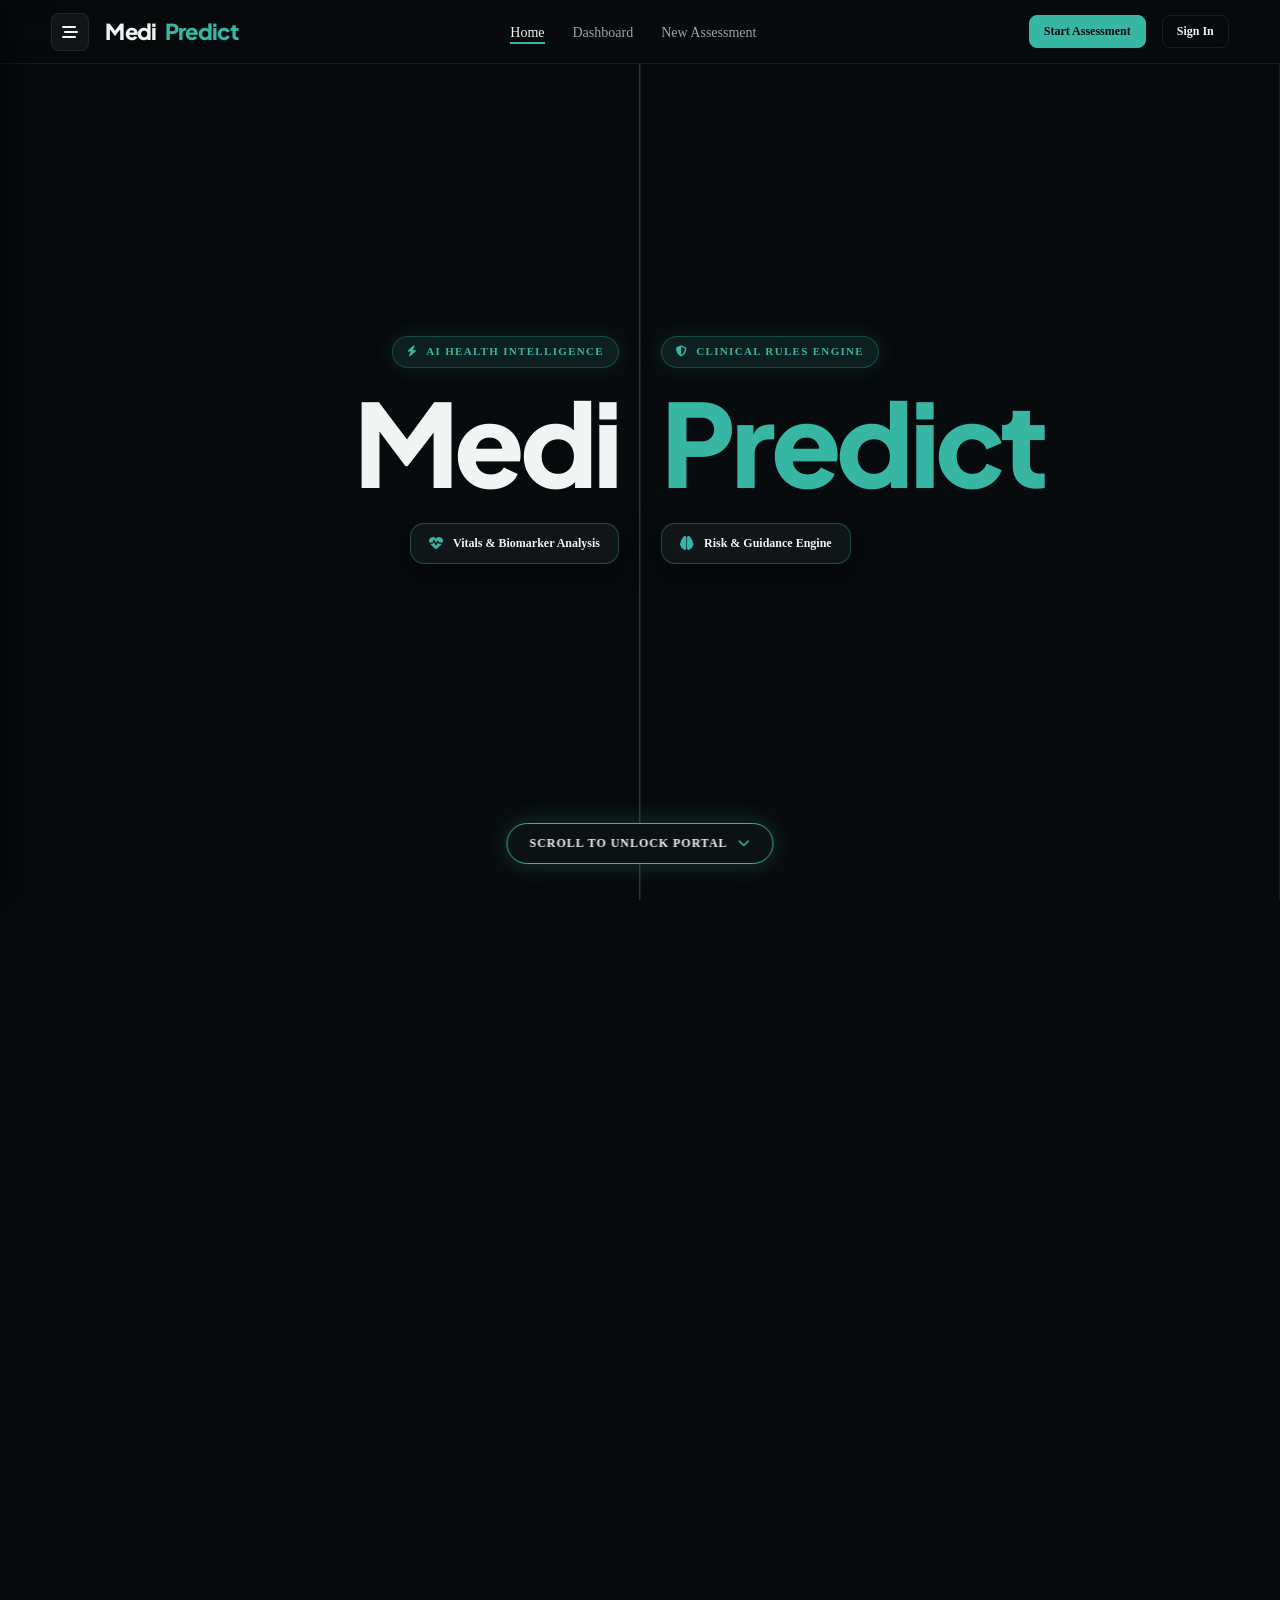
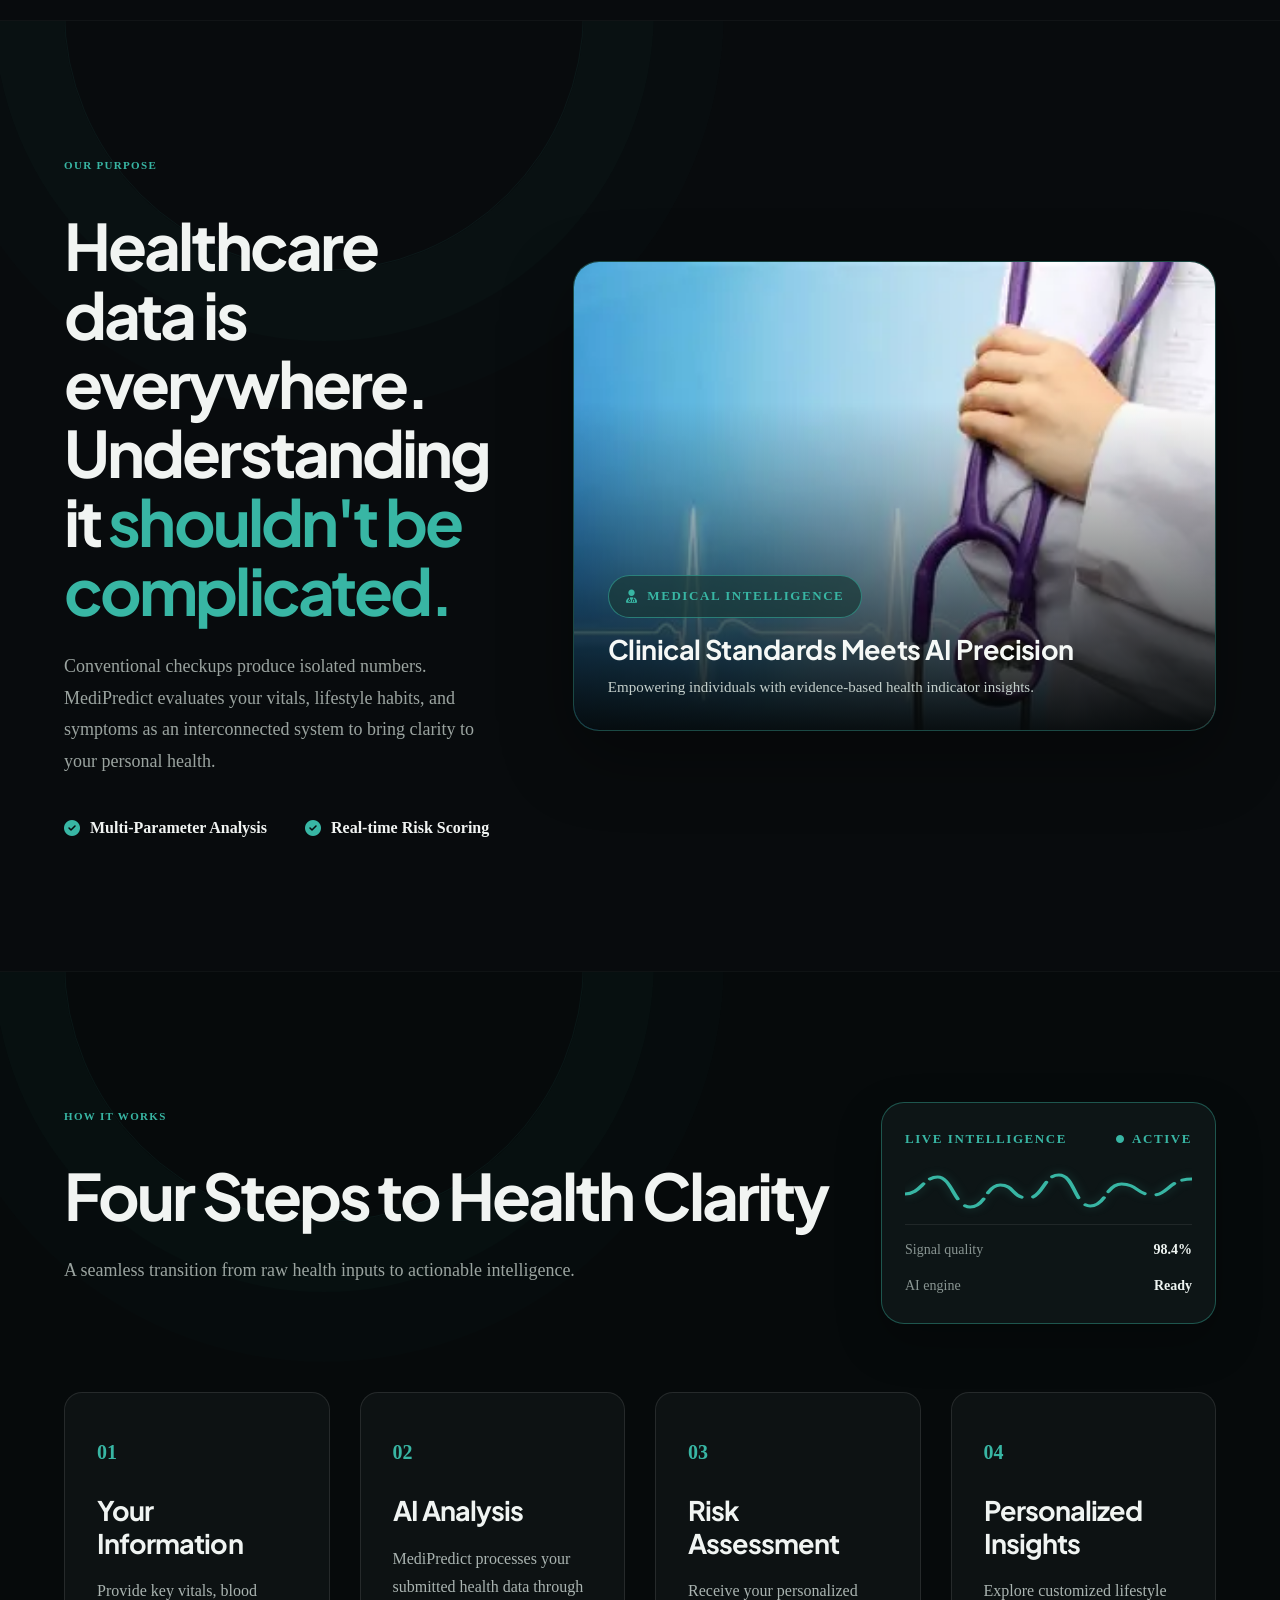
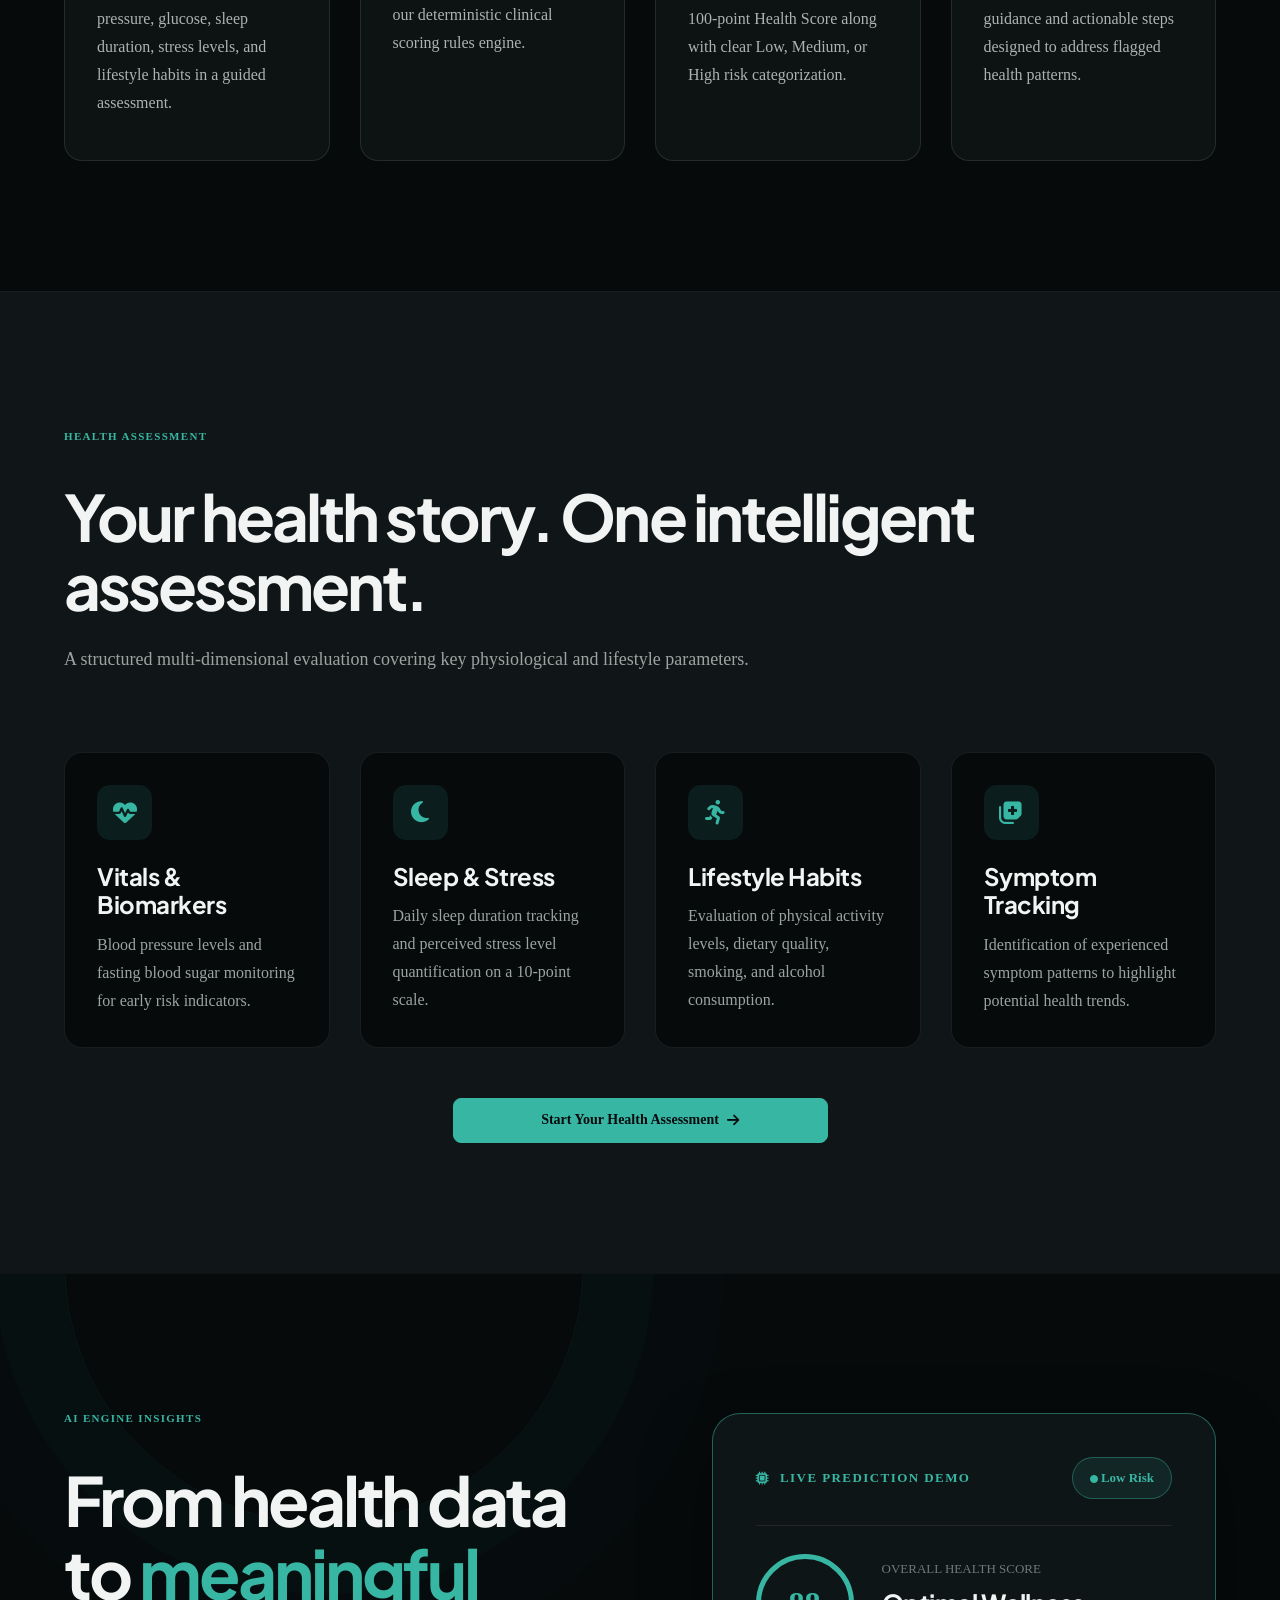
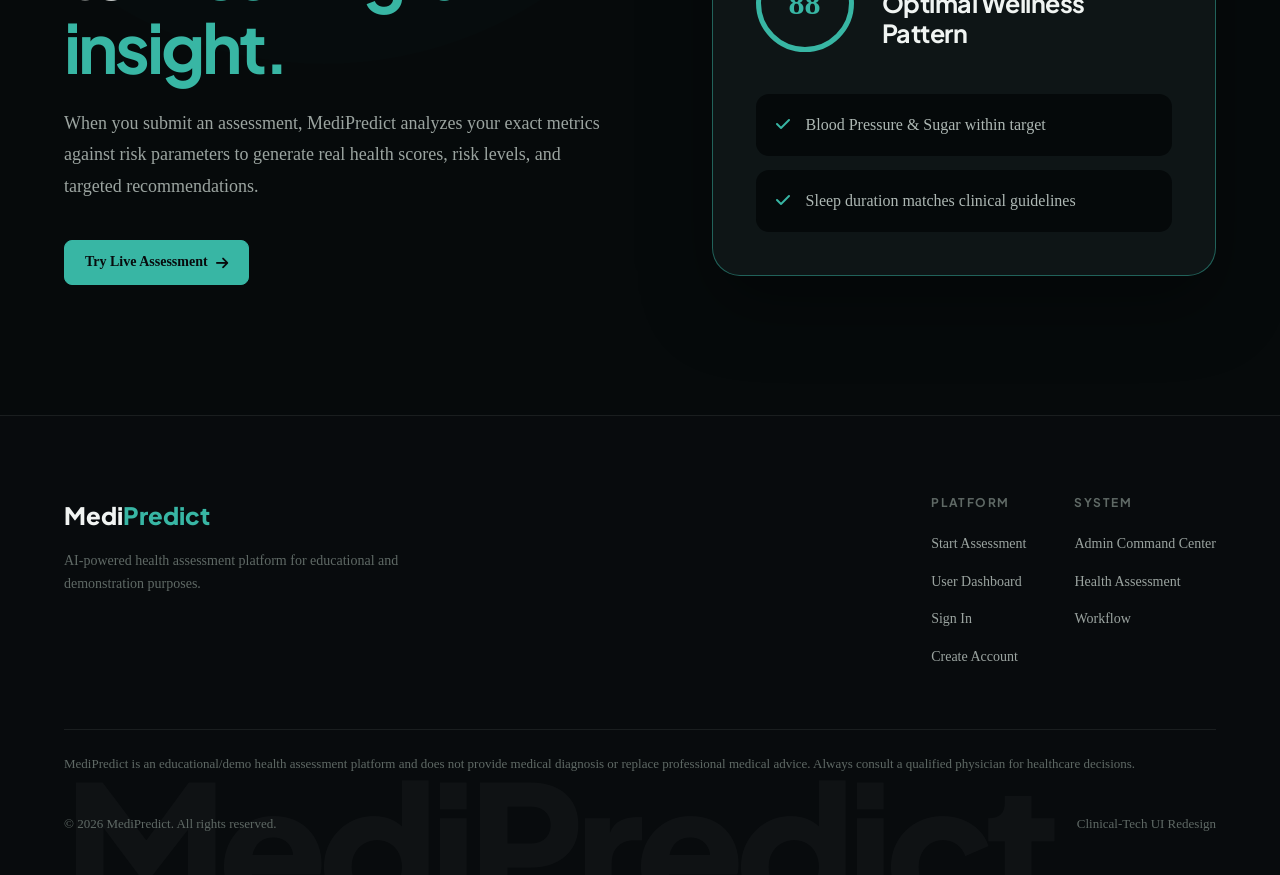
<file: frontend/index.html>
<!DOCTYPE html>
<html lang="en">
<head>
    <meta charset="UTF-8">
    <meta name="viewport" content="width=device-width, initial-scale=1.0">
    <title>MediPredict — AI Health Intelligence Platform</title>
    <meta name="description" content="Understand your health. See the patterns. Make better decisions with MediPredict AI health assessment platform.">
    
    <!-- Google Fonts & Font Awesome -->
    <link rel="preconnect" href="https://fonts.googleapis.com">
    <link rel="preconnect" href="https://fonts.gstatic.com" crossorigin>
    <link href="https://fonts.googleapis.com/css2?family=Inter:wght@300;400;500;600;700&family=Plus+Jakarta+Sans:wght@500;600;700;800&display=swap" rel="stylesheet">
    <link rel="stylesheet" href="https://cdnjs.cloudflare.com/ajax/libs/font-awesome/6.7.2/css/all.min.css">
    
    <!-- Design System Styles -->
    <link rel="stylesheet" href="style.css">
    <link rel="stylesheet" href="app.css">
</head>
<body>

    <!-- ==================== HYBRID TOP BAR ==================== -->
    <nav class="navbar" id="mainNavbar">
        <div class="nav-left-group">
            <button class="sidebar-toggle-btn" id="sidebarToggle" title="Toggle Full Feature Sidebar">
                <i class="fa-solid fa-bars-staggered"></i>
            </button>
            <a href="index.html" class="logo">
                Medi<span class="text-teal">Predict</span>
            </a>
        </div>

        <!-- Essential Top Nav Links Only -->
        <ul class="nav-links-essential">
            <li><a href="index.html" class="active">Home</a></li>
            <li><a href="dashboard.html">Dashboard</a></li>
            <li><a href="health-form.html">New Assessment</a></li>
        </ul>

        <div class="nav-actions">
            <a href="health-form.html" class="btn btn-primary btn-sm">Start Assessment</a>
            <a href="login.html" class="btn btn-outline btn-sm" id="navSignInLink">Sign In</a>
        </div>
    </nav>

    <!-- ==================== CLOSABLE SIDEBAR DRAWER (ALL FEATURES) ==================== -->
    <aside class="sidebar-drawer" id="sidebarDrawer">
        <div>
            <div class="sidebar-drawer-header">
                <a href="index.html" class="logo" style="font-size: 20px;">
                    Medi<span class="text-teal">Predict</span>
                </a>
                <button class="sidebar-close-btn" id="sidebarCloseBtn" title="Close Sidebar">
                    <i class="fa-solid fa-xmark"></i>
                </button>
            </div>

            <div class="sidebar-section-label">NAVIGATION</div>
            <ul class="sidebar-feature-list">
                <li class="sidebar-feature-item">
                    <a href="index.html" class="active">
                        <i class="fa-solid fa-house"></i>
                        <span>Home Page</span>
                    </a>
                </li>
                <li class="sidebar-feature-item">
                    <a href="dashboard.html">
                        <i class="fa-solid fa-gauge-high"></i>
                        <span>User Dashboard</span>
                    </a>
                </li>
                <li class="sidebar-feature-item">
                    <a href="health-form.html">
                        <i class="fa-solid fa-notes-medical"></i>
                        <span>New Health Assessment</span>
                    </a>
                </li>
            </ul>

            <div class="sidebar-section-label">INTELLIGENCE PLATFORM</div>
            <ul class="sidebar-feature-list">
                <li class="sidebar-feature-item">
                    <a href="#assessment">
                        <i class="fa-solid fa-list-check"></i>
                        <span>Health Categories</span>
                    </a>
                </li>
                <li class="sidebar-feature-item">
                    <a href="#workflow">
                        <i class="fa-solid fa-diagram-project"></i>
                        <span>Platform Workflow</span>
                    </a>
                </li>
            </ul>

            <div class="sidebar-section-label">ADMINISTRATION</div>
            <ul class="sidebar-feature-list">
                <li class="sidebar-feature-item">
                    <a href="admin.html">
                        <i class="fa-solid fa-shield-halved"></i>
                        <span>Admin Command Center</span>
                    </a>
                </li>
            </ul>
        </div>

        <div class="sidebar-drawer-footer">
            <a href="health-form.html" class="btn btn-primary btn-sm" style="width: 100%;">
                <i class="fa-solid fa-plus"></i> Start Assessment
            </a>

            <div class="sidebar-user-info" id="sidebarUserInfo" style="display: none; align-items: center; gap: 12px; padding: 10px; background: var(--surface); border-radius: var(--radius-sm); border: 1px solid var(--border-subtle);">
                <div class="sidebar-user-avatar" id="sidebarUserAvatar" style="width: 32px; height: 32px; border-radius: 50%; background: rgba(56, 182, 164, 0.15); color: var(--accent-teal); display: flex; align-items: center; justify-content: center; font-weight: 700;">U</div>
                <div style="flex: 1; overflow: hidden;">
                    <div style="font-size: 13px; font-weight: 600; text-overflow: ellipsis; overflow: hidden;" id="sidebarUserName">User</div>
                    <a href="#" id="sidebarLogoutBtn" style="font-size: 11px; color: var(--accent-teal);">Logout</a>
                </div>
            </div>

            <a href="login.html" class="btn btn-outline btn-sm" id="sidebarAuthLink" style="width: 100%;">
                <i class="fa-solid fa-right-to-bracket"></i> Sign In
            </a>
        </div>
    </aside>

    <!-- Sidebar Backdrop Overlay -->
    <div class="sidebar-overlay" id="sidebarOverlay"></div>

    <!-- ==================== HERO — HEALTH INTELLIGENCE PORTAL ==================== -->
    <section class="hero-portal-container" id="heroPortalContainer">
        <div class="hero-sticky-stage">
            
            <!-- Opaque Sliding Left Panel -->
            <div class="portal-panel portal-panel-left" id="portalLeft">
                <div class="hero-panel-content-left">
                    <span class="hero-portal-tag"><i class="fa-solid fa-bolt"></i> AI HEALTH INTELLIGENCE</span>
                    <div class="wordmark-large">
                        <span id="wordmarkMedi" class="wordmark-medi">Medi</span>
                    </div>
                    <div class="hero-panel-chip">
                        <i class="fa-solid fa-heart-pulse"></i> <span>Vitals & Biomarker Analysis</span>
                    </div>
                </div>
            </div>

            <!-- Opaque Sliding Right Panel -->
            <div class="portal-panel portal-panel-right" id="portalRight">
                <div class="hero-panel-content-right">
                    <span class="hero-portal-tag"><i class="fa-solid fa-shield-halved"></i> CLINICAL RULES ENGINE</span>
                    <div class="wordmark-large">
                        <span id="wordmarkPredict" class="wordmark-predict">Predict</span>
                    </div>
                    <div class="hero-panel-chip">
                        <i class="fa-solid fa-brain"></i> <span>Risk & Guidance Engine</span>
                    </div>
                </div>
            </div>

            <!-- Scroll Hint Pill floating at bottom of Hero Cover -->
            <div class="hero-scroll-pill" id="heroScrollPill">
                <span>SCROLL TO UNLOCK PORTAL</span>
                <i class="fa-solid fa-chevron-down"></i>
            </div>

            <!-- Central AI Health Intelligence Visualization Revealed on Scroll -->
            <div class="hero-viz-backdrop" id="heroVizBackdrop" style="opacity: 0; pointer-events: none;">
                <!-- Abstract AI Graphics Ring -->
                <div class="hero-viz-graphics">
                    <div class="pulse-node" style="top: 20%; left: 30%;"></div>
                    <div class="pulse-node" style="bottom: 25%; right: 35%;"></div>
                    <div class="pulse-node" style="top: 60%; left: 75%;"></div>
                </div>

                <div class="hero-content-wrap">
                    <span class="label-caps">AI HEALTH INTELLIGENCE PLATFORM</span>
                    <h1>Understand Your <span class="text-teal">Health.</span><br>Before It Becomes a Problem.</h1>
                    <p>
                        MediPredict transforms simple health and lifestyle information into an understandable assessment, risk level, health score, and personalized recommendations.
                    </p>
                    <div class="hero-cta-group">
                        <a href="health-form.html" class="btn btn-primary">
                            Start Assessment <i class="fa-solid fa-arrow-right"></i>
                        </a>
                        <a href="#statement" class="btn btn-secondary">
                            Explore Platform <i class="fa-solid fa-chevron-down"></i>
                        </a>
                    </div>
                </div>
            </div>

        </div>
    </section>

    <!-- ==================== PURPOSE SECTION ==================== -->
    <section class="design-section purpose-section" id="purpose">
        <div class="design-section-inner purpose-grid">
            <div class="purpose-copy reveal-up">
                <span class="label-caps">OUR PURPOSE</span>
                <h2>Healthcare data is everywhere.<br>Understanding it <span class="text-teal">shouldn't be complicated.</span></h2>
                <p>Conventional checkups produce isolated numbers. MediPredict evaluates your vitals, lifestyle habits, and symptoms as an interconnected system to bring clarity to your personal health.</p>
                <div class="purpose-points">
                    <span><i class="fa-solid fa-circle-check"></i> Multi-Parameter Analysis</span>
                    <span><i class="fa-solid fa-circle-check"></i> Real-time Risk Scoring</span>
                </div>
            </div>
            <div class="purpose-visual reveal-up">
                <article class="purpose-image-card">
                    <img src="assets/images/stethoscope-report.png" alt="Clinical report and stethoscope" loading="lazy">
                    <div class="image-card-gradient"></div>
                    <div class="image-card-content">
                        <span class="image-badge"><i class="fa-solid fa-user-doctor"></i> MEDICAL INTELLIGENCE</span>
                        <h3>Clinical Standards Meets AI Precision</h3>
                        <p>Empowering individuals with evidence-based health indicator insights.</p>
                    </div>
                </article>
            </div>
        </div>
    </section>

    <!-- ==================== HOW IT WORKS ==================== -->
    <section class="design-section workflow-design-section" id="workflow">
        <div class="design-section-inner">
            <div class="workflow-heading reveal-up">
                <div>
                    <span class="label-caps">HOW IT WORKS</span>
                    <h2>Four Steps to Health Clarity</h2>
                    <p>A seamless transition from raw health inputs to actionable intelligence.</p>
                </div>
                <div class="live-intelligence-card">
                    <div class="live-card-head"><span>LIVE INTELLIGENCE</span><span class="live-status"><i class="fa-solid fa-circle"></i> ACTIVE</span></div>
                    <div class="live-wave"><svg viewBox="0 0 220 48" preserveAspectRatio="none"><path d="M0 27 C12 27 14 10 25 10 S38 40 50 40 62 18 73 18 82 31 94 31 106 8 118 8 130 39 142 39 154 17 166 17 178 28 190 28 202 12 220 12"/></svg></div>
                    <div class="live-row"><span>Signal quality</span><strong>98.4%</strong></div><div class="live-row"><span>AI engine</span><strong>Ready</strong></div>
                </div>
            </div>
            <div class="steps-grid">
                <article class="step-card reveal-up"><span class="step-number">01</span><h3>Your Information</h3><p>Provide key vitals, blood pressure, glucose, sleep duration, stress levels, and lifestyle habits in a guided assessment.</p></article>
                <article class="step-card featured reveal-up"><span class="step-number">02</span><h3>AI Analysis</h3><p>MediPredict processes your submitted health data through our deterministic clinical scoring rules engine.</p></article>
                <article class="step-card reveal-up"><span class="step-number">03</span><h3>Risk Assessment</h3><p>Receive your personalized 100-point Health Score along with clear Low, Medium, or High risk categorization.</p></article>
                <article class="step-card reveal-up"><span class="step-number">04</span><h3>Personalized Insights</h3><p>Explore customized lifestyle guidance and actionable steps designed to address flagged health patterns.</p></article>
            </div>
        </div>
    </section>

    <!-- ==================== HEALTH ASSESSMENT ==================== -->
    <section class="design-section assessment-design-section" id="assessment">
        <div class="design-section-inner">
            <div class="assessment-heading reveal-up"><span class="label-caps">HEALTH ASSESSMENT</span><h2>Your health story. One intelligent assessment.</h2><p>A structured multi-dimensional evaluation covering key physiological and lifestyle parameters.</p></div>
            <div class="assessment-grid">
                <article class="assessment-card reveal-up"><div class="assessment-icon"><i class="fa-solid fa-heart-pulse"></i></div><h3>Vitals &amp; Biomarkers</h3><p>Blood pressure levels and fasting blood sugar monitoring for early risk indicators.</p></article>
                <article class="assessment-card reveal-up"><div class="assessment-icon"><i class="fa-solid fa-moon"></i></div><h3>Sleep &amp; Stress</h3><p>Daily sleep duration tracking and perceived stress level quantification on a 10-point scale.</p></article>
                <article class="assessment-card reveal-up"><div class="assessment-icon"><i class="fa-solid fa-person-running"></i></div><h3>Lifestyle Habits</h3><p>Evaluation of physical activity levels, dietary quality, smoking, and alcohol consumption.</p></article>
                <article class="assessment-card reveal-up"><div class="assessment-icon"><i class="fa-solid fa-notes-medical"></i></div><h3>Symptom Tracking</h3><p>Identification of experienced symptom patterns to highlight potential health trends.</p></article>
            </div>
            <div class="assessment-cta reveal-up"><a href="health-form.html" class="btn btn-primary">Start Your Health Assessment <i class="fa-solid fa-arrow-right"></i></a></div>
        </div>
    </section>

    <!-- ==================== AI ENGINE INSIGHTS ==================== -->
    <section class="design-section insights-design-section" id="insights">
        <div class="design-section-inner insights-grid">
            <div class="insights-copy reveal-up"><span class="label-caps">AI ENGINE INSIGHTS</span><h2>From health data<br>to <span class="text-teal">meaningful insight.</span></h2><p>When you submit an assessment, MediPredict analyzes your exact metrics against risk parameters to generate real health scores, risk levels, and targeted recommendations.</p><a href="health-form.html" class="btn btn-primary">Try Live Assessment <i class="fa-solid fa-arrow-right"></i></a></div>
            <div class="prediction-demo reveal-up">
                <div class="prediction-head"><span><i class="fa-solid fa-microchip"></i> LIVE PREDICTION DEMO</span><span class="risk-pill"><i class="fa-solid fa-circle"></i> Low Risk</span></div>
                <div class="prediction-main"><div class="score-ring"><span>88</span></div><div><span class="muted-label">OVERALL HEALTH SCORE</span><h3>Optimal Wellness Pattern</h3></div></div>
                <div class="prediction-check"><i class="fa-solid fa-check"></i> Blood Pressure &amp; Sugar within target</div><div class="prediction-check"><i class="fa-solid fa-check"></i> Sleep duration matches clinical guidelines</div>
            </div>
        </div>
    </section>

    <!-- ==================== FOOTER ==================== -->
    <footer class="footer">
        <div class="footer-top">
            <div class="footer-brand">
                <div class="logo">
                    Medi<span class="text-teal">Predict</span>
                </div>
                <p>AI-powered health assessment platform for educational and demonstration purposes.</p>
            </div>

            <div class="footer-links">
                <div class="footer-col">
                    <h5>Platform</h5>
                    <ul>
                        <li><a href="health-form.html">Start Assessment</a></li>
                        <li><a href="dashboard.html">User Dashboard</a></li>
                        <li><a href="login.html">Sign In</a></li>
                        <li><a href="register.html">Create Account</a></li>
                    </ul>
                </div>
                <div class="footer-col">
                    <h5>System</h5>
                    <ul>
                        <li><a href="admin.html">Admin Command Center</a></li>
                        <li><a href="#assessment">Health Assessment</a></li>
                        <li><a href="#workflow">Workflow</a></li>
                    </ul>
                </div>
            </div>
        </div>

        <div class="footer-disclaimer">
            MediPredict is an educational/demo health assessment platform and does not provide medical diagnosis or replace professional medical advice. Always consult a qualified physician for healthcare decisions.
        </div>

        <div class="footer-bottom">
            <span>© 2026 MediPredict. All rights reserved.</span>
            <span>Clinical-Tech UI Redesign</span>
        </div>

        <!-- Cropped Oversized Wordmark Below Viewport -->
        <div class="footer-oversized-wordmark">
            MediPredict
        </div>
    </footer>

    <!-- Scripts -->
    <script src="js/api-config.js"></script>
    <script src="js/config.js"></script>
    <script src="js/auth.js"></script>
    <script src="script.js"></script>
</body>
</html>
</file>
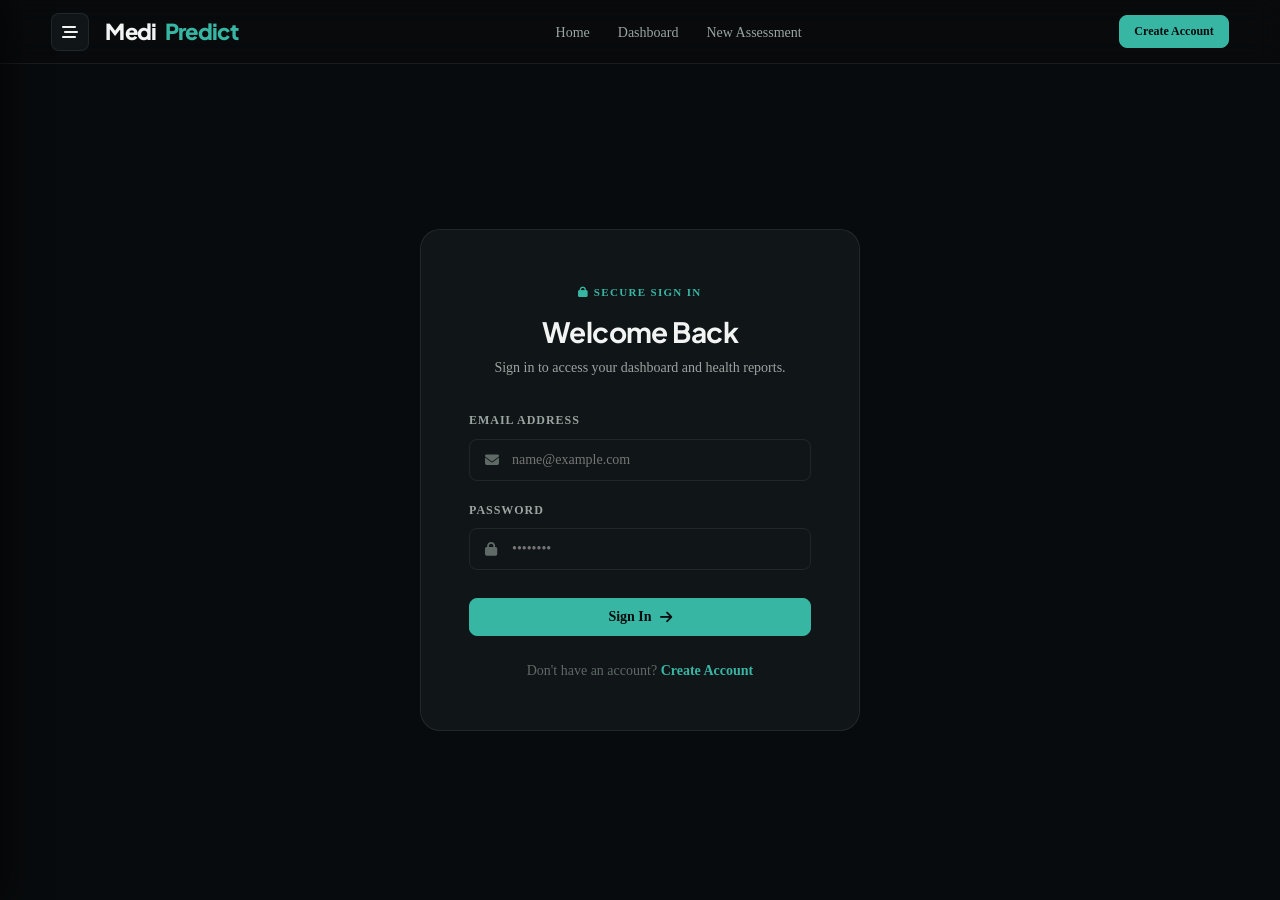
<file: frontend/admin.html>
<!DOCTYPE html>
<html lang="en">
<head>
    <meta charset="UTF-8">
    <meta name="viewport" content="width=device-width, initial-scale=1.0">
    <title>Admin Command Center | MediPredict</title>
    <meta name="description" content="MediPredict system administration dashboard for user management and platform monitoring.">
    
    <!-- Google Fonts & Font Awesome -->
    <link rel="preconnect" href="https://fonts.googleapis.com">
    <link rel="preconnect" href="https://fonts.gstatic.com" crossorigin>
    <link href="https://fonts.googleapis.com/css2?family=Inter:wght@300;400;500;600;700&family=Plus+Jakarta+Sans:wght@500;600;700;800&display=swap" rel="stylesheet">
    <link rel="stylesheet" href="https://cdnjs.cloudflare.com/ajax/libs/font-awesome/6.7.2/css/all.min.css">
    
    <!-- Styles -->
    <link rel="stylesheet" href="style.css">
    <link rel="stylesheet" href="app.css">
    <style>
        .admin-table {
            width: 100%;
            border-collapse: collapse;
            font-size: 14px;
        }
        .admin-table th, .admin-table td {
            padding: 14px 16px;
            text-align: left;
            border-bottom: 1px solid var(--border-subtle);
        }
        .admin-table th {
            background-color: var(--surface-elevated);
            color: var(--text-muted);
            font-size: 11px;
            text-transform: uppercase;
            letter-spacing: 0.1em;
        }
    </style>
</head>
<body>

    <!-- ==================== HYBRID TOP BAR ==================== -->
    <nav class="navbar" id="mainNavbar">
        <div class="nav-left-group">
            <button class="sidebar-toggle-btn" id="sidebarToggle" title="Toggle Full Feature Sidebar">
                <i class="fa-solid fa-bars-staggered"></i>
            </button>
            <a href="index.html" class="logo">
                Medi<span class="text-teal">Predict</span>
            </a>
        </div>

        <!-- Essential Top Nav Links Only -->
        <ul class="nav-links-essential">
            <li><a href="index.html">Home</a></li>
            <li><a href="dashboard.html">Dashboard</a></li>
            <li><a href="admin.html" class="active">Admin</a></li>
        </ul>

        <div class="nav-actions">
            <button class="btn btn-outline btn-sm" id="logoutBtn">Logout</button>
        </div>
    </nav>

    <!-- ==================== CLOSABLE SIDEBAR DRAWER (ALL FEATURES) ==================== -->
    <aside class="sidebar-drawer" id="sidebarDrawer">
        <div>
            <div class="sidebar-drawer-header">
                <a href="index.html" class="logo" style="font-size: 20px;">
                    Medi<span class="text-teal">Predict</span>
                </a>
                <button class="sidebar-close-btn" id="sidebarCloseBtn" title="Close Sidebar">
                    <i class="fa-solid fa-xmark"></i>
                </button>
            </div>

            <div class="sidebar-section-label">NAVIGATION</div>
            <ul class="sidebar-feature-list">
                <li class="sidebar-feature-item">
                    <a href="index.html">
                        <i class="fa-solid fa-house"></i>
                        <span>Home Page</span>
                    </a>
                </li>
                <li class="sidebar-feature-item">
                    <a href="dashboard.html">
                        <i class="fa-solid fa-gauge-high"></i>
                        <span>User Dashboard</span>
                    </a>
                </li>
                <li class="sidebar-feature-item">
                    <a href="health-form.html">
                        <i class="fa-solid fa-notes-medical"></i>
                        <span>New Health Assessment</span>
                    </a>
                </li>
            </ul>

            <div class="sidebar-section-label">INTELLIGENCE PLATFORM</div>
            <ul class="sidebar-feature-list">
                <li class="sidebar-feature-item">
                    <a href="index.html#categories">
                        <i class="fa-solid fa-list-check"></i>
                        <span>Health Categories</span>
                    </a>
                </li>
                <li class="sidebar-feature-item">
                    <a href="index.html#workflow">
                        <i class="fa-solid fa-diagram-project"></i>
                        <span>Platform Workflow</span>
                    </a>
                </li>
            </ul>

            <div class="sidebar-section-label">ADMINISTRATION</div>
            <ul class="sidebar-feature-list">
                <li class="sidebar-feature-item">
                    <a href="admin.html" class="active">
                        <i class="fa-solid fa-shield-halved"></i>
                        <span>Admin Command Center</span>
                    </a>
                </li>
            </ul>
        </div>

        <div class="sidebar-drawer-footer">
            <a href="health-form.html" class="btn btn-primary btn-sm" style="width: 100%;">
                <i class="fa-solid fa-plus"></i> New Assessment
            </a>
        </div>
    </aside>

    <!-- Sidebar Backdrop Overlay -->
    <div class="sidebar-overlay" id="sidebarOverlay"></div>

    <!-- App Container -->
    <div class="app-container">
        
        <div style="margin-bottom: 36px;">
            <span class="label-caps"><i class="fa-solid fa-lock"></i> SYSTEM MANAGEMENT</span>
            <h1 style="font-size: 32px; margin-top: 8px;">Admin Command Center</h1>
            <p>Monitor platform statistics, registered accounts, and generated assessment reports.</p>
        </div>

        <!-- Admin Stats Bar -->
        <div class="metrics-grid" style="grid-template-columns: repeat(2, 1fr); margin-bottom: 40px;">
            <div class="metric-card">
                <div class="metric-label">REGISTERED USERS</div>
                <div class="metric-value text-teal" id="adminStatUsers">0</div>
            </div>

            <div class="metric-card">
                <div class="metric-label">TOTAL GENERATED REPORTS</div>
                <div class="metric-value" id="adminStatReports">0</div>
            </div>
        </div>

        <!-- Users Table -->
        <div class="assessment-stage-card" style="margin-bottom: 40px;">
            <span class="stage-badge">USER DATABASE</span>
            <h3 class="stage-title">Registered Account Profiles</h3>
            
            <div style="overflow-x: auto;">
                <table class="admin-table">
                    <thead>
                        <tr>
                            <th>User ID</th>
                            <th>Name</th>
                            <th>Email Address</th>
                            <th>Registration Date</th>
                        </tr>
                    </thead>
                    <tbody id="adminUsersTbody">
                        <!-- Rendered by admin.js -->
                    </tbody>
                </table>
            </div>
        </div>

        <!-- Reports History Table -->
        <div class="assessment-stage-card">
            <span class="stage-badge">SYSTEM REPORTS</span>
            <h3 class="stage-title">System Health Reports Log</h3>
            
            <div style="overflow-x: auto;">
                <table class="admin-table">
                    <thead>
                        <tr>
                            <th>Report ID</th>
                            <th>User</th>
                            <th>Top Flagged Condition</th>
                            <th>Risk Level</th>
                            <th>Health Score</th>
                        </tr>
                    </thead>
                    <tbody id="adminReportsTbody">
                        <!-- Rendered by admin.js -->
                    </tbody>
                </table>
            </div>
        </div>

    </div>

    <!-- Scripts -->
    <script src="js/api-config.js"></script>
    <script src="js/config.js"></script>
    <script src="js/auth.js"></script>
    <script src="script.js"></script>
    <script src="js/admin.js"></script>
</body>
</html>
</file>
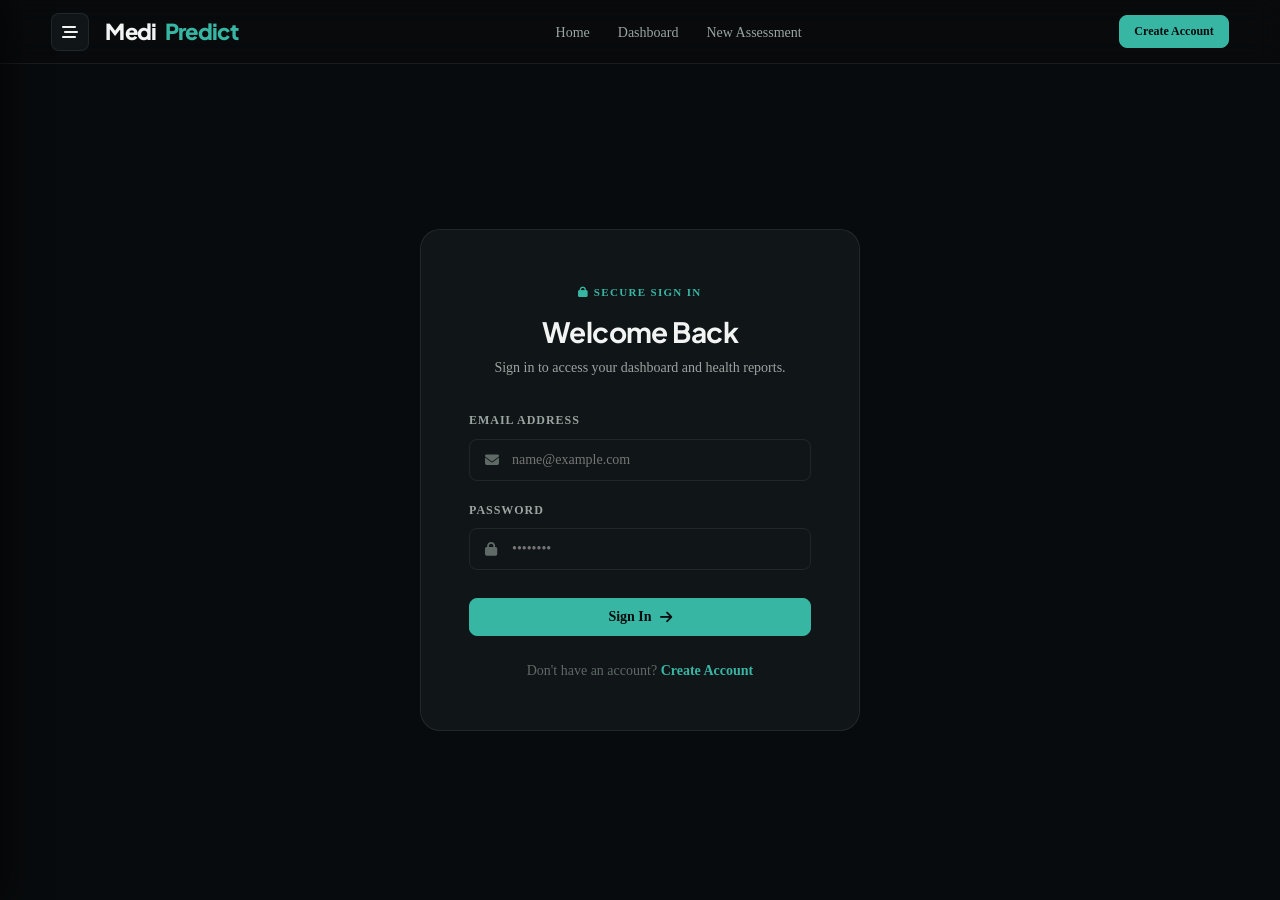
<file: frontend/dashboard.html>
<!DOCTYPE html>
<html lang="en">
<head>
    <meta charset="UTF-8">
    <meta name="viewport" content="width=device-width, initial-scale=1.0">
    <title>Health Command Center | MediPredict</title>
    <meta name="description" content="MediPredict user dashboard displaying overall health score, latest risk level, and assessment history.">
    
    <!-- Google Fonts & Font Awesome -->
    <link rel="preconnect" href="https://fonts.googleapis.com">
    <link rel="preconnect" href="https://fonts.gstatic.com" crossorigin>
    <link href="https://fonts.googleapis.com/css2?family=Inter:wght@300;400;500;600;700&family=Plus+Jakarta+Sans:wght@500;600;700;800&display=swap" rel="stylesheet">
    <link rel="stylesheet" href="https://cdnjs.cloudflare.com/ajax/libs/font-awesome/6.7.2/css/all.min.css">
    
    <!-- Styles -->
    <link rel="stylesheet" href="style.css">
    <link rel="stylesheet" href="app.css">
</head>
<body>

    <!-- ==================== HYBRID TOP BAR ==================== -->
    <nav class="navbar" id="mainNavbar">
        <div class="nav-left-group">
            <button class="sidebar-toggle-btn" id="sidebarToggle" title="Toggle Full Feature Sidebar">
                <i class="fa-solid fa-bars-staggered"></i>
            </button>
            <a href="index.html" class="logo">
                Medi<span class="text-teal">Predict</span>
            </a>
        </div>

        <!-- Essential Top Nav Links Only -->
        <ul class="nav-links-essential">
            <li><a href="index.html">Home</a></li>
            <li><a href="dashboard.html" class="active">Dashboard</a></li>
            <li><a href="health-form.html">New Assessment</a></li>
        </ul>

        <div class="nav-actions">
            <a href="health-form.html" class="btn btn-primary btn-sm">New Assessment</a>
            <button class="btn btn-outline btn-sm" id="logoutBtn">Logout</button>
        </div>
    </nav>

    <!-- ==================== CLOSABLE SIDEBAR DRAWER (ALL FEATURES) ==================== -->
    <aside class="sidebar-drawer" id="sidebarDrawer">
        <div>
            <div class="sidebar-drawer-header">
                <a href="index.html" class="logo" style="font-size: 20px;">
                    Medi<span class="text-teal">Predict</span>
                </a>
                <button class="sidebar-close-btn" id="sidebarCloseBtn" title="Close Sidebar">
                    <i class="fa-solid fa-xmark"></i>
                </button>
            </div>

            <div class="sidebar-section-label">NAVIGATION</div>
            <ul class="sidebar-feature-list">
                <li class="sidebar-feature-item">
                    <a href="index.html">
                        <i class="fa-solid fa-house"></i>
                        <span>Home Page</span>
                    </a>
                </li>
                <li class="sidebar-feature-item">
                    <a href="dashboard.html" class="active">
                        <i class="fa-solid fa-gauge-high"></i>
                        <span>User Dashboard</span>
                    </a>
                </li>
                <li class="sidebar-feature-item">
                    <a href="health-form.html">
                        <i class="fa-solid fa-notes-medical"></i>
                        <span>New Health Assessment</span>
                    </a>
                </li>
            </ul>

            <div class="sidebar-section-label">INTELLIGENCE PLATFORM</div>
            <ul class="sidebar-feature-list">
                <li class="sidebar-feature-item">
                    <a href="index.html#categories">
                        <i class="fa-solid fa-list-check"></i>
                        <span>Health Categories</span>
                    </a>
                </li>
                <li class="sidebar-feature-item">
                    <a href="index.html#workflow">
                        <i class="fa-solid fa-diagram-project"></i>
                        <span>Platform Workflow</span>
                    </a>
                </li>
            </ul>

            <div class="sidebar-section-label">ADMINISTRATION</div>
            <ul class="sidebar-feature-list">
                <li class="sidebar-feature-item">
                    <a href="admin.html">
                        <i class="fa-solid fa-shield-halved"></i>
                        <span>Admin Command Center</span>
                    </a>
                </li>
            </ul>
        </div>

        <div class="sidebar-drawer-footer">
            <a href="health-form.html" class="btn btn-primary btn-sm" style="width: 100%;">
                <i class="fa-solid fa-plus"></i> New Assessment
            </a>

            <div class="sidebar-user-info" id="sidebarUserInfo" style="display: none; align-items: center; gap: 12px; padding: 10px; background: var(--surface); border-radius: var(--radius-sm); border: 1px solid var(--border-subtle);">
                <div class="sidebar-user-avatar" id="sidebarUserAvatar" style="width: 32px; height: 32px; border-radius: 50%; background: rgba(56, 182, 164, 0.15); color: var(--accent-teal); display: flex; align-items: center; justify-content: center; font-weight: 700;">U</div>
                <div style="flex: 1; overflow: hidden;">
                    <div style="font-size: 13px; font-weight: 600; text-overflow: ellipsis; overflow: hidden;" id="sidebarUserName">User</div>
                    <a href="#" id="sidebarLogoutBtn" style="font-size: 11px; color: var(--accent-teal);">Logout</a>
                </div>
            </div>

            <a href="login.html" class="btn btn-outline btn-sm" id="sidebarAuthLink" style="width: 100%;">
                <i class="fa-solid fa-right-to-bracket"></i> Sign In
            </a>
        </div>
    </aside>

    <!-- Sidebar Backdrop Overlay -->
    <div class="sidebar-overlay" id="sidebarOverlay"></div>

    <!-- Dashboard Main Wrap -->
    <div class="app-container">
        
        <!-- Header Banner with Photo Showcase -->
        <div style="display: grid; grid-template-columns: 1.3fr 0.7fr; gap: 24px; align-items: center; margin-bottom: 32px;">
            <div>
                <span class="label-caps">HEALTH COMMAND CENTER</span>
                <h1 style="font-size: 32px; margin-top: 8px;">WELCOME BACK, <span id="userName" class="text-teal">USER</span></h1>
                <p>Your latest health assessments, risk history, and personal insights.</p>
                <div style="margin-top: 16px;">
                    <a href="health-form.html" class="btn btn-primary">
                        <i class="fa-solid fa-plus"></i> New Assessment
                    </a>
                </div>
            </div>
            <div class="clinical-photo-frame" style="height: 170px;">
                <img src="assets/images/medical-flatlay.png" alt="Multi-Dimensional Clinical Workspace" loading="lazy">
                <div class="clinical-photo-overlay" style="padding: 14px;">
                    <span class="clinical-photo-badge" style="font-size: 10px;"><i class="fa-solid fa-gauge-high"></i> ACTIVE INTELLIGENCE</span>
                </div>
            </div>
        </div>

        <!-- 4 Real Metric Cards -->
        <div class="metrics-grid">
            <div class="metric-card">
                <div class="metric-label">01 — TOTAL REPORTS</div>
                <div class="metric-value" id="statTotal">0</div>
            </div>

            <div class="metric-card">
                <div class="metric-label">02 — LAST ASSESSMENT</div>
                <div class="metric-value" id="statLast" style="font-size: 22px; font-weight: 700;">—</div>
            </div>

            <div class="metric-card">
                <div class="metric-label">03 — LATEST RISK</div>
                <div class="metric-value" id="statRisk">—</div>
            </div>

            <div class="metric-card">
                <div class="metric-label">04 — HEALTH SCORE</div>
                <div class="metric-value text-teal" id="statScore">—</div>
            </div>
        </div>

        <!-- Health Score Centerpiece Ring Card -->
        <div class="score-centerpiece-card">
            <div class="score-ring-wrap">
                <svg>
                    <circle class="score-ring-circle-bg" cx="90" cy="90" r="70"></circle>
                    <circle class="score-ring-circle-val" id="scoreCircleVal" cx="90" cy="90" r="70"></circle>
                </svg>
                <div class="score-number-inside">
                    <div class="num" id="centerScoreNum">--</div>
                    <div class="lbl" id="centerScoreLbl">GOOD</div>
                </div>
            </div>

            <div style="max-width: 500px;">
                <span class="label-caps">LIFESTYLE INTELLIGENCE SCORE</span>
                <h2 style="font-size: 28px; margin: 8px 0 12px;">Overall Health Status Indicator</h2>
                <p style="font-size: 14px; color: var(--text-secondary); line-height: 1.6;">
                    Calculated from your submitted blood pressure, blood sugar, sleep duration, stress levels, lifestyle habits, and reported symptoms.
                </p>
            </div>
        </div>

        <!-- Throwable Report Deck & Timeline -->
        <div style="margin-top: 50px;">
            <div style="display: flex; justify-content: space-between; align-items: center; margin-bottom: 16px;">
                <div>
                    <span class="label-caps">ASSESSMENT HISTORY</span>
                    <h3 style="font-size: 22px;">Recent Reports Deck</h3>
                </div>
                <span style="font-size: 12px; color: var(--text-muted);">Swipe deck cards or use Left/Right arrow keys</span>
            </div>

            <!-- Throwable Deck Container -->
            <div class="report-deck-wrapper">
                <div class="deck-cards-container" id="deckCardsContainer">
                    <!-- Loaded dynamically by dashboard.js -->
                </div>
            </div>

            <!-- Full Timeline List -->
            <div style="margin-top: 60px;">
                <h3 style="font-size: 20px; margin-bottom: 20px; border-bottom: 1px solid var(--border-subtle); padding-bottom: 12px;">
                    Full Report Timeline
                </h3>
                <div class="timeline-list" id="timelineListWrap">
                    <!-- Loaded dynamically -->
                </div>
            </div>
        </div>

    </div>

    <!-- Scripts -->
    <script src="js/api-config.js"></script>
    <script src="js/config.js"></script>
    <script src="js/auth.js"></script>
    <script src="script.js"></script>
    <script src="js/dashboard.js"></script>
</body>
</html>
</file>
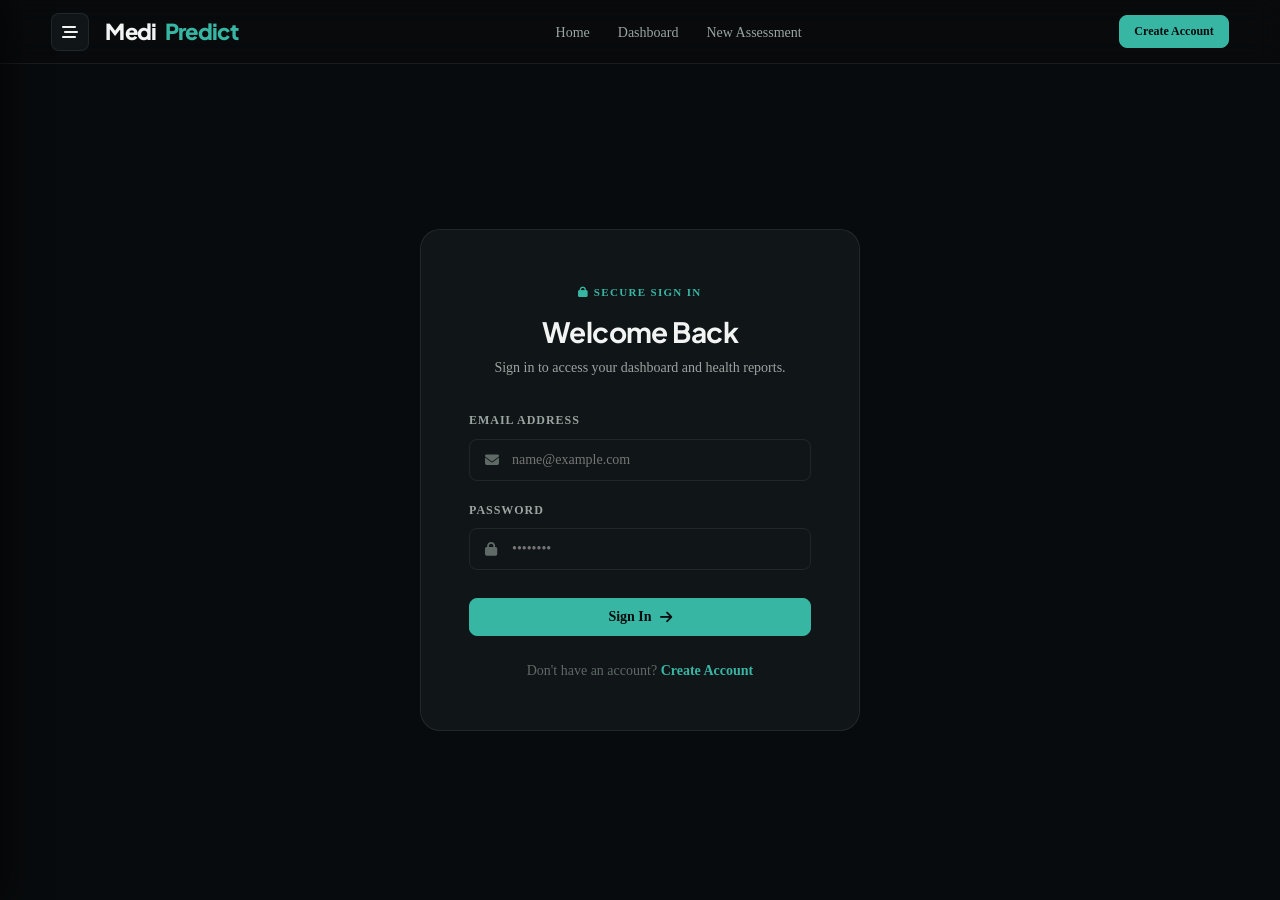
<file: frontend/health-form.html>
<!DOCTYPE html>
<html lang="en">
<head>
    <meta charset="UTF-8">
    <meta name="viewport" content="width=device-width, initial-scale=1.0">
    <title>Health Assessment | MediPredict</title>
    <meta name="description" content="Complete MediPredict guided clinical health assessment questionnaire.">
    
    <!-- Google Fonts & Font Awesome -->
    <link rel="preconnect" href="https://fonts.googleapis.com">
    <link rel="preconnect" href="https://fonts.gstatic.com" crossorigin>
    <link href="https://fonts.googleapis.com/css2?family=Inter:wght@300;400;500;600;700&family=Plus+Jakarta+Sans:wght@500;600;700;800&display=swap" rel="stylesheet">
    <link rel="stylesheet" href="https://cdnjs.cloudflare.com/ajax/libs/font-awesome/6.7.2/css/all.min.css">
    
    <!-- Styles -->
    <link rel="stylesheet" href="style.css">
    <link rel="stylesheet" href="app.css">
    <link rel="stylesheet" href="assessment-redesign.css">
</head>
<body>

    <!-- ==================== HYBRID TOP BAR ==================== -->
    <nav class="navbar" id="mainNavbar">
        <div class="nav-left-group">
            <button class="sidebar-toggle-btn" id="sidebarToggle" title="Toggle Full Feature Sidebar">
                <i class="fa-solid fa-bars-staggered"></i>
            </button>
            <a href="index.html" class="logo">
                Medi<span class="text-teal">Predict</span>
            </a>
        </div>

        <!-- Essential Top Nav Links Only -->
        <ul class="nav-links-essential">
            <li><a href="index.html">Home</a></li>
            <li><a href="dashboard.html">Dashboard</a></li>
            <li><a href="health-form.html" class="active">New Assessment</a></li>
        </ul>

        <div class="nav-actions">
            <button class="btn btn-outline btn-sm" id="logoutBtn">Logout</button>
        </div>
    </nav>

    <!-- ==================== CLOSABLE SIDEBAR DRAWER (ALL FEATURES) ==================== -->
    <aside class="sidebar-drawer" id="sidebarDrawer">
        <div>
            <div class="sidebar-drawer-header">
                <a href="index.html" class="logo" style="font-size: 20px;">
                    Medi<span class="text-teal">Predict</span>
                </a>
                <button class="sidebar-close-btn" id="sidebarCloseBtn" title="Close Sidebar">
                    <i class="fa-solid fa-xmark"></i>
                </button>
            </div>

            <div class="sidebar-section-label">NAVIGATION</div>
            <ul class="sidebar-feature-list">
                <li class="sidebar-feature-item">
                    <a href="index.html">
                        <i class="fa-solid fa-house"></i>
                        <span>Home Page</span>
                    </a>
                </li>
                <li class="sidebar-feature-item">
                    <a href="dashboard.html">
                        <i class="fa-solid fa-gauge-high"></i>
                        <span>User Dashboard</span>
                    </a>
                </li>
                <li class="sidebar-feature-item">
                    <a href="health-form.html" class="active">
                        <i class="fa-solid fa-notes-medical"></i>
                        <span>New Health Assessment</span>
                    </a>
                </li>
            </ul>

            <div class="sidebar-section-label">INTELLIGENCE PLATFORM</div>
            <ul class="sidebar-feature-list">
                <li class="sidebar-feature-item">
                    <a href="index.html#categories">
                        <i class="fa-solid fa-list-check"></i>
                        <span>Health Categories</span>
                    </a>
                </li>
                <li class="sidebar-feature-item">
                    <a href="index.html#workflow">
                        <i class="fa-solid fa-diagram-project"></i>
                        <span>Platform Workflow</span>
                    </a>
                </li>
            </ul>

            <div class="sidebar-section-label">ADMINISTRATION</div>
            <ul class="sidebar-feature-list">
                <li class="sidebar-feature-item">
                    <a href="admin.html">
                        <i class="fa-solid fa-shield-halved"></i>
                        <span>Admin Command Center</span>
                    </a>
                </li>
            </ul>
        </div>

        <div class="sidebar-drawer-footer">
            <a href="health-form.html" class="btn btn-primary btn-sm" style="width: 100%;">
                <i class="fa-solid fa-plus"></i> New Assessment
            </a>
        </div>
    </aside>

    <!-- Sidebar Backdrop Overlay -->
    <div class="sidebar-overlay" id="sidebarOverlay"></div>

    <!-- App Container -->
    <div class="app-container assessment-app-container">
        
        <!-- Header Banner with Photo Showcase -->
        <div style="display: grid; grid-template-columns: 1.2fr 0.8fr; gap: 24px; align-items: center; margin-bottom: 32px;">
            <div>
                <span class="label-caps">HEALTH ASSESSMENT</span>
                <h1 style="font-size: 32px; margin-top: 8px;">Tell MediPredict about your current health.</h1>
                <p style="margin-top: 8px;">
                    Answer the questions as accurately as possible. Your responses are used to generate an educational assessment.
                </p>
            </div>
            <div class="clinical-photo-frame" style="height: 160px;">
                <img src="assets/images/stethoscope-report.png" alt="Clinical Assessment Questionnaire" loading="lazy">
                <div class="clinical-photo-overlay" style="padding: 14px;">
                    <span class="clinical-photo-badge" style="font-size: 10px;"><i class="fa-solid fa-clipboard-check"></i> CLINICAL PROTOCOL</span>
                </div>
            </div>
        </div>

        <!-- Prominent Educational Disclaimer -->
        <div class="disclaimer-box">
            <i class="fa-solid fa-shield-halved"></i>
            <div>
                <strong>Educational Assessment Notice</strong><br>
                MediPredict is an educational/demo tool and does not replace professional medical diagnosis.
            </div>
        </div>

        <!-- Assessment Form -->
        <form id="healthForm">
            
            <!-- STAGE 01: VITALS -->
            <div class="assessment-stage-card">
                <span class="stage-badge">STAGE 01 — VITALS</span>
                <h3 class="stage-title">Vital Health Indicators</h3>
                
                <div class="form-grid-2">
                    <div class="form-group">
                        <label for="bloodPressure">Blood Pressure Level</label>
                        <div class="input-box">
                            <i class="fa-solid fa-heart-pulse"></i>
                            <select id="bloodPressure" required>
                                <option value="normal">Normal (&lt; 120/80 mmHg)</option>
                                <option value="elevated">Elevated (120-129/&lt;80 mmHg)</option>
                                <option value="high">High (≥ 130/80 mmHg)</option>
                            </select>
                        </div>
                    </div>

                    <div class="form-group">
                        <label for="bloodSugar">Fasting Blood Sugar</label>
                        <div class="input-box">
                            <i class="fa-solid fa-droplet"></i>
                            <select id="bloodSugar" required>
                                <option value="normal">Normal (&lt; 100 mg/dL)</option>
                                <option value="high">High (≥ 100 mg/dL)</option>
                            </select>
                        </div>
                    </div>

                    <div class="range-slider-group" style="grid-column: span 2;">
                        <div class="range-header">
                            <label for="sleepHours">Daily Sleep Duration (Hours)</label>
                            <span class="val-display"><span id="sleepValue">7</span> Hours</span>
                        </div>
                        <input type="range" id="sleepHours" min="3" max="12" value="7" step="1">
                    </div>

                    <div class="range-slider-group" style="grid-column: span 2;">
                        <div class="range-header">
                            <label for="stressLevel">Perceived Stress Level (1 to 10)</label>
                            <span class="val-display"><span id="stressValue">5</span> / 10</span>
                        </div>
                        <input type="range" id="stressLevel" min="1" max="10" value="5" step="1">
                    </div>
                </div>
            </div>

            <!-- STAGE 02: LIFESTYLE -->
            <div class="assessment-stage-card">
                <span class="stage-badge">STAGE 02 — LIFESTYLE</span>
                <h3 class="stage-title">Lifestyle & Routine Habits</h3>

                <div class="form-grid-2">
                    <div class="form-group">
                        <label for="smoking">Tobacco & Smoking Use</label>
                        <div class="input-box">
                            <i class="fa-solid fa-smoking"></i>
                            <select id="smoking" required>
                                <option value="no">Non-smoker</option>
                                <option value="occasionally">Occasionally</option>
                                <option value="yes">Regular Smoker</option>
                            </select>
                        </div>
                    </div>

                    <div class="form-group">
                        <label for="alcohol">Alcohol Consumption</label>
                        <div class="input-box">
                            <i class="fa-solid fa-wine-glass"></i>
                            <select id="alcohol" required>
                                <option value="no">None / Rarely</option>
                                <option value="occasional">Occasional</option>
                                <option value="frequent">Frequent</option>
                            </select>
                        </div>
                    </div>

                    <div class="form-group">
                        <label for="activity">Physical Activity Level</label>
                        <div class="input-box">
                            <i class="fa-solid fa-person-running"></i>
                            <select id="activity" required>
                                <option value="sedentary">Sedentary (Little/no exercise)</option>
                                <option value="light">Light (1-2 days/week)</option>
                                <option value="moderate" selected>Moderate (3-4 days/week)</option>
                                <option value="active">Active (5+ days/week)</option>
                            </select>
                        </div>
                    </div>

                    <div class="form-group">
                        <label for="diet">Dietary Quality</label>
                        <div class="input-box">
                            <i class="fa-solid fa-utensils"></i>
                            <select id="diet" required>
                                <option value="balanced" selected>Balanced & Whole Foods</option>
                                <option value="irregular">Irregular Meal Times</option>
                                <option value="highSugarFat">High Sugar / Processed Foods</option>
                            </select>
                        </div>
                    </div>
                </div>
            </div>

            <!-- STAGE 03: EXISTING CONDITIONS -->
            <div class="assessment-stage-card">
                <span class="stage-badge">STAGE 03 — CONDITIONS</span>
                <h3 class="stage-title">Diagnosed Existing Conditions</h3>
                
                <div class="checkbox-group-grid">
                    <label class="custom-checkbox-label">
                        <input type="checkbox" name="existingConditions" value="hypertension">
                        <span>Hypertension</span>
                    </label>
                    <label class="custom-checkbox-label">
                        <input type="checkbox" name="existingConditions" value="diabetes">
                        <span>Diabetes</span>
                    </label>
                    <label class="custom-checkbox-label">
                        <input type="checkbox" name="existingConditions" value="asthma">
                        <span>Asthma</span>
                    </label>
                    <label class="custom-checkbox-label">
                        <input type="checkbox" name="existingConditions" value="heartDisease">
                        <span>Heart Disease</span>
                    </label>
                    <label class="custom-checkbox-label">
                        <input type="checkbox" name="existingConditions" value="none">
                        <span>None</span>
                    </label>
                </div>
            </div>

            <!-- STAGE 04: CURRENT SYMPTOMS -->
            <div class="assessment-stage-card">
                <span class="stage-badge">STAGE 04 — SYMPTOMS</span>
                <h3 class="stage-title">Current Experienced Symptoms</h3>
                
                <div class="checkbox-group-grid">
                    <label class="custom-checkbox-label">
                        <input type="checkbox" name="symptoms" value="fever">
                        <span>Fever</span>
                    </label>
                    <label class="custom-checkbox-label">
                        <input type="checkbox" name="symptoms" value="cough">
                        <span>Cough</span>
                    </label>
                    <label class="custom-checkbox-label">
                        <input type="checkbox" name="symptoms" value="headache">
                        <span>Headache</span>
                    </label>
                    <label class="custom-checkbox-label">
                        <input type="checkbox" name="symptoms" value="fatigue">
                        <span>Fatigue</span>
                    </label>
                    <label class="custom-checkbox-label">
                        <input type="checkbox" name="symptoms" value="dizziness">
                        <span>Dizziness</span>
                    </label>
                    <label class="custom-checkbox-label">
                        <input type="checkbox" name="symptoms" value="chestPain">
                        <span>Chest Discomfort</span>
                    </label>
                    <label class="custom-checkbox-label">
                        <input type="checkbox" name="symptoms" value="shortnessOfBreath">
                        <span>Shortness of Breath</span>
                    </label>
                    <label class="custom-checkbox-label">
                        <input type="checkbox" name="symptoms" value="frequentUrination">
                        <span>Frequent Urination</span>
                    </label>
                    <label class="custom-checkbox-label">
                        <input type="checkbox" name="symptoms" value="excessiveThirst">
                        <span>Excessive Thirst</span>
                    </label>
                    <label class="custom-checkbox-label">
                        <input type="checkbox" name="symptoms" value="blurredVision">
                        <span>Blurred Vision</span>
                    </label>
                    <label class="custom-checkbox-label">
                        <input type="checkbox" name="symptoms" value="weightLoss">
                        <span>Unexplained Weight Loss</span>
                    </label>
                    <label class="custom-checkbox-label">
                        <input type="checkbox" name="symptoms" value="soreThroat">
                        <span>Sore Throat</span>
                    </label>
                </div>
            </div>

            <!-- Submit Button -->
            <button type="submit" class="btn btn-primary" id="formSubmitBtn" style="width: 100%; padding: 16px; font-size: 16px;">
                Generate Assessment <i class="fa-solid fa-arrow-right"></i>
            </button>
        </form>

    </div>

    <!-- Scripts -->
    <script src="js/api-config.js"></script>
    <script src="js/config.js"></script>
    <script src="js/auth.js"></script>
    <script src="script.js"></script>
    <script src="js/health-form.js"></script>
</body>
</html>
</file>
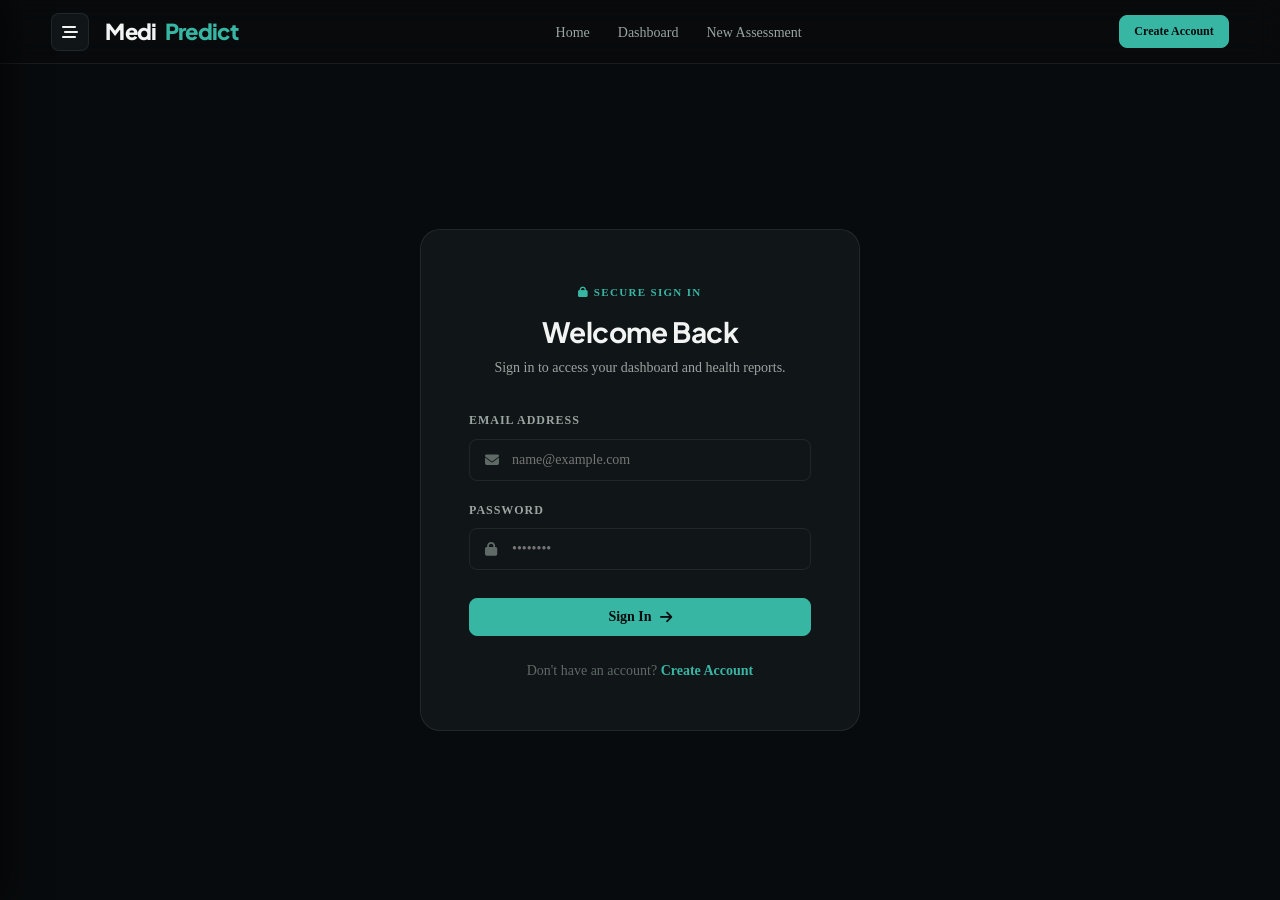
<file: frontend/login.html>
<!DOCTYPE html>
<html lang="en">
<head>
    <meta charset="UTF-8">
    <meta name="viewport" content="width=device-width, initial-scale=1.0">
    <title>Sign In | MediPredict</title>
    <meta name="description" content="Sign in to your MediPredict account to view health assessments and personal insights.">
    
    <!-- Google Fonts & Font Awesome -->
    <link rel="preconnect" href="https://fonts.googleapis.com">
    <link rel="preconnect" href="https://fonts.gstatic.com" crossorigin>
    <link href="https://fonts.googleapis.com/css2?family=Inter:wght@300;400;500;600;700&family=Plus+Jakarta+Sans:wght@500;600;700;800&display=swap" rel="stylesheet">
    <link rel="stylesheet" href="https://cdnjs.cloudflare.com/ajax/libs/font-awesome/6.7.2/css/all.min.css">
    
    <!-- Styles -->
    <link rel="stylesheet" href="style.css">
    <link rel="stylesheet" href="app.css">
</head>
<body>

    <!-- ==================== HYBRID TOP BAR ==================== -->
    <nav class="navbar" id="mainNavbar">
        <div class="nav-left-group">
            <button class="sidebar-toggle-btn" id="sidebarToggle" title="Toggle Full Feature Sidebar">
                <i class="fa-solid fa-bars-staggered"></i>
            </button>
            <a href="index.html" class="logo">
                Medi<span class="text-teal">Predict</span>
            </a>
        </div>

        <!-- Essential Top Nav Links Only -->
        <ul class="nav-links-essential">
            <li><a href="index.html">Home</a></li>
            <li><a href="dashboard.html">Dashboard</a></li>
            <li><a href="health-form.html">New Assessment</a></li>
        </ul>

        <div class="nav-actions">
            <a href="register.html" class="btn btn-primary btn-sm">Create Account</a>
        </div>
    </nav>

    <!-- ==================== CLOSABLE SIDEBAR DRAWER (ALL FEATURES) ==================== -->
    <aside class="sidebar-drawer" id="sidebarDrawer">
        <div>
            <div class="sidebar-drawer-header">
                <a href="index.html" class="logo" style="font-size: 20px;">
                    Medi<span class="text-teal">Predict</span>
                </a>
                <button class="sidebar-close-btn" id="sidebarCloseBtn" title="Close Sidebar">
                    <i class="fa-solid fa-xmark"></i>
                </button>
            </div>

            <div class="sidebar-section-label">NAVIGATION</div>
            <ul class="sidebar-feature-list">
                <li class="sidebar-feature-item">
                    <a href="index.html">
                        <i class="fa-solid fa-house"></i>
                        <span>Home Page</span>
                    </a>
                </li>
                <li class="sidebar-feature-item">
                    <a href="dashboard.html">
                        <i class="fa-solid fa-gauge-high"></i>
                        <span>User Dashboard</span>
                    </a>
                </li>
                <li class="sidebar-feature-item">
                    <a href="health-form.html">
                        <i class="fa-solid fa-notes-medical"></i>
                        <span>New Health Assessment</span>
                    </a>
                </li>
            </ul>

            <div class="sidebar-section-label">INTELLIGENCE PLATFORM</div>
            <ul class="sidebar-feature-list">
                <li class="sidebar-feature-item">
                    <a href="index.html#categories">
                        <i class="fa-solid fa-list-check"></i>
                        <span>Health Categories</span>
                    </a>
                </li>
                <li class="sidebar-feature-item">
                    <a href="index.html#workflow">
                        <i class="fa-solid fa-diagram-project"></i>
                        <span>Platform Workflow</span>
                    </a>
                </li>
            </ul>

            <div class="sidebar-section-label">ADMINISTRATION</div>
            <ul class="sidebar-feature-list">
                <li class="sidebar-feature-item">
                    <a href="admin.html">
                        <i class="fa-solid fa-shield-halved"></i>
                        <span>Admin Command Center</span>
                    </a>
                </li>
            </ul>
        </div>

        <div class="sidebar-drawer-footer">
            <a href="register.html" class="btn btn-primary btn-sm" style="width: 100%;">
                <i class="fa-solid fa-user-plus"></i> Create Account
            </a>
        </div>
    </aside>

    <!-- Sidebar Backdrop Overlay -->
    <div class="sidebar-overlay" id="sidebarOverlay"></div>

    <!-- Auth Page Wrapper -->
    <div class="auth-page-wrap">
        <div class="auth-card">
            <div class="auth-header">
                <span class="label-caps"><i class="fa-solid fa-lock"></i> SECURE SIGN IN</span>
                <h2>Welcome Back</h2>
                <p>Sign in to access your dashboard and health reports.</p>
            </div>

            <!-- Error Banner -->
            <div class="alert-error" id="loginError"></div>

            <form class="auth-form" id="loginForm">
                <div class="form-group">
                    <label for="loginEmail">Email Address</label>
                    <div class="input-box">
                        <i class="fa-solid fa-envelope"></i>
                        <input type="email" id="loginEmail" placeholder="name@example.com" required>
                    </div>
                </div>

                <div class="form-group">
                    <label for="loginPassword">Password</label>
                    <div class="input-box">
                        <i class="fa-solid fa-lock"></i>
                        <input type="password" id="loginPassword" placeholder="••••••••" required>
                    </div>
                </div>

                <button type="submit" class="btn btn-primary" id="loginSubmitBtn" style="width: 100%; margin-top: 8px;">
                    Sign In <i class="fa-solid fa-arrow-right"></i>
                </button>
            </form>

            <div style="text-align: center; margin-top: 24px; font-size: 14px; color: var(--text-muted);">
                Don't have an account? <a href="register.html" style="color: var(--accent-teal); font-weight: 600;">Create Account</a>
            </div>
        </div>
    </div>

    <!-- Scripts -->
    <script src="js/api-config.js"></script>
    <script src="js/config.js"></script>
    <script src="js/auth.js"></script>
    <script src="script.js"></script>
    <script src="js/login.js"></script>
</body>
</html>
</file>
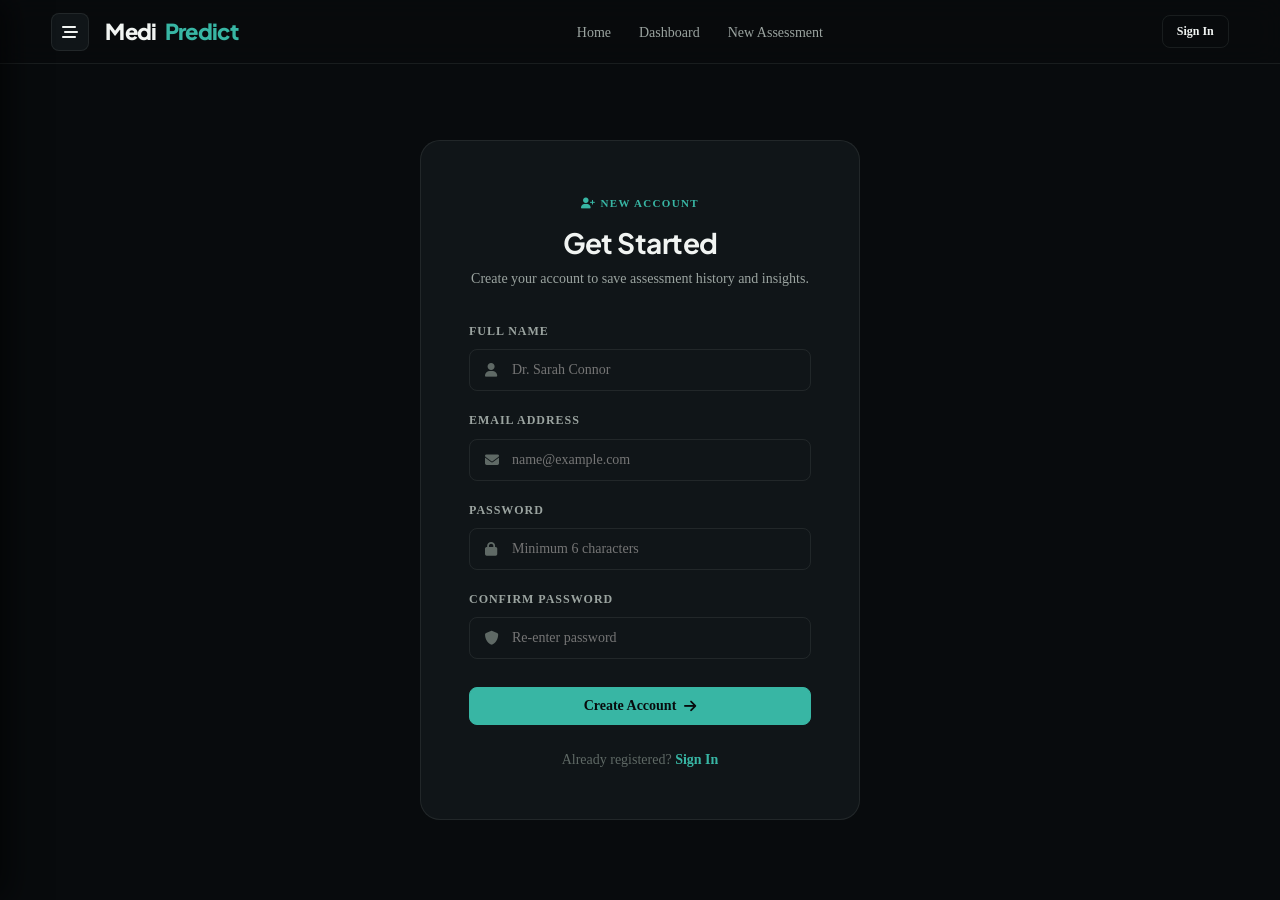
<file: frontend/register.html>
<!DOCTYPE html>
<html lang="en">
<head>
    <meta charset="UTF-8">
    <meta name="viewport" content="width=device-width, initial-scale=1.0">
    <title>Create Account | MediPredict</title>
    <meta name="description" content="Create a new account on MediPredict to track your health assessment reports.">
    
    <!-- Google Fonts & Font Awesome -->
    <link rel="preconnect" href="https://fonts.googleapis.com">
    <link rel="preconnect" href="https://fonts.gstatic.com" crossorigin>
    <link href="https://fonts.googleapis.com/css2?family=Inter:wght@300;400;500;600;700&family=Plus+Jakarta+Sans:wght@500;600;700;800&display=swap" rel="stylesheet">
    <link rel="stylesheet" href="https://cdnjs.cloudflare.com/ajax/libs/font-awesome/6.7.2/css/all.min.css">
    
    <!-- Styles -->
    <link rel="stylesheet" href="style.css">
    <link rel="stylesheet" href="app.css">
</head>
<body>

    <!-- ==================== HYBRID TOP BAR ==================== -->
    <nav class="navbar" id="mainNavbar">
        <div class="nav-left-group">
            <button class="sidebar-toggle-btn" id="sidebarToggle" title="Toggle Full Feature Sidebar">
                <i class="fa-solid fa-bars-staggered"></i>
            </button>
            <a href="index.html" class="logo">
                Medi<span class="text-teal">Predict</span>
            </a>
        </div>

        <!-- Essential Top Nav Links Only -->
        <ul class="nav-links-essential">
            <li><a href="index.html">Home</a></li>
            <li><a href="dashboard.html">Dashboard</a></li>
            <li><a href="health-form.html">New Assessment</a></li>
        </ul>

        <div class="nav-actions">
            <a href="login.html" class="btn btn-outline btn-sm">Sign In</a>
        </div>
    </nav>

    <!-- ==================== CLOSABLE SIDEBAR DRAWER (ALL FEATURES) ==================== -->
    <aside class="sidebar-drawer" id="sidebarDrawer">
        <div>
            <div class="sidebar-drawer-header">
                <a href="index.html" class="logo" style="font-size: 20px;">
                    Medi<span class="text-teal">Predict</span>
                </a>
                <button class="sidebar-close-btn" id="sidebarCloseBtn" title="Close Sidebar">
                    <i class="fa-solid fa-xmark"></i>
                </button>
            </div>

            <div class="sidebar-section-label">NAVIGATION</div>
            <ul class="sidebar-feature-list">
                <li class="sidebar-feature-item">
                    <a href="index.html">
                        <i class="fa-solid fa-house"></i>
                        <span>Home Page</span>
                    </a>
                </li>
                <li class="sidebar-feature-item">
                    <a href="dashboard.html">
                        <i class="fa-solid fa-gauge-high"></i>
                        <span>User Dashboard</span>
                    </a>
                </li>
                <li class="sidebar-feature-item">
                    <a href="health-form.html">
                        <i class="fa-solid fa-notes-medical"></i>
                        <span>New Health Assessment</span>
                    </a>
                </li>
            </ul>

            <div class="sidebar-section-label">INTELLIGENCE PLATFORM</div>
            <ul class="sidebar-feature-list">
                <li class="sidebar-feature-item">
                    <a href="index.html#categories">
                        <i class="fa-solid fa-list-check"></i>
                        <span>Health Categories</span>
                    </a>
                </li>
                <li class="sidebar-feature-item">
                    <a href="index.html#workflow">
                        <i class="fa-solid fa-diagram-project"></i>
                        <span>Platform Workflow</span>
                    </a>
                </li>
            </ul>

            <div class="sidebar-section-label">ADMINISTRATION</div>
            <ul class="sidebar-feature-list">
                <li class="sidebar-feature-item">
                    <a href="admin.html">
                        <i class="fa-solid fa-shield-halved"></i>
                        <span>Admin Command Center</span>
                    </a>
                </li>
            </ul>
        </div>

        <div class="sidebar-drawer-footer">
            <a href="login.html" class="btn btn-outline btn-sm" style="width: 100%;">
                <i class="fa-solid fa-right-to-bracket"></i> Sign In
            </a>
        </div>
    </aside>

    <!-- Sidebar Backdrop Overlay -->
    <div class="sidebar-overlay" id="sidebarOverlay"></div>

    <!-- Auth Page Wrapper -->
    <div class="auth-page-wrap">
        <div class="auth-card">
            <div class="auth-header">
                <span class="label-caps"><i class="fa-solid fa-user-plus"></i> NEW ACCOUNT</span>
                <h2>Get Started</h2>
                <p>Create your account to save assessment history and insights.</p>
            </div>

            <!-- Error Banner -->
            <div class="alert-error" id="registerError"></div>

            <form class="auth-form" id="registerForm">
                <div class="form-group">
                    <label for="regName">Full Name</label>
                    <div class="input-box">
                        <i class="fa-solid fa-user"></i>
                        <input type="text" id="regName" placeholder="Dr. Sarah Connor" required>
                    </div>
                </div>

                <div class="form-group">
                    <label for="regEmail">Email Address</label>
                    <div class="input-box">
                        <i class="fa-solid fa-envelope"></i>
                        <input type="email" id="regEmail" placeholder="name@example.com" required>
                    </div>
                </div>

                <div class="form-group">
                    <label for="regPassword">Password</label>
                    <div class="input-box">
                        <i class="fa-solid fa-lock"></i>
                        <input type="password" id="regPassword" placeholder="Minimum 6 characters" required>
                    </div>
                </div>

                <div class="form-group">
                    <label for="regConfirmPassword">Confirm Password</label>
                    <div class="input-box">
                        <i class="fa-solid fa-shield"></i>
                        <input type="password" id="regConfirmPassword" placeholder="Re-enter password" required>
                    </div>
                </div>

                <button type="submit" class="btn btn-primary" id="registerSubmitBtn" style="width: 100%; margin-top: 8px;">
                    Create Account <i class="fa-solid fa-arrow-right"></i>
                </button>
            </form>

            <div style="text-align: center; margin-top: 24px; font-size: 14px; color: var(--text-muted);">
                Already registered? <a href="login.html" style="color: var(--accent-teal); font-weight: 600;">Sign In</a>
            </div>
        </div>
    </div>

    <!-- Scripts -->
    <script src="js/api-config.js"></script>
    <script src="js/config.js"></script>
    <script src="js/auth.js"></script>
    <script src="script.js"></script>
    <script src="js/register.js"></script>
</body>
</html>
</file>
<file: frontend/style.css>
/* ==========================================================================
   MediPredict — Premium Dark Clinical-Tech Design System
   ========================================================================== */

@import url('https://fonts.googleapis.com/css2?family=Inter:wght@300;400;500;600;700&family=Plus+Jakarta+Sans:wght@500;600;700;800&display=swap');

:root {
    /* Color Palette — Dark Clinical-Tech (Default) */
    --bg-primary: #080B0D;          /* Deepest clinical black */
    --surface: #101518;             /* Surface container */
    --surface-elevated: #161D22;    /* Card / Modal background */
    
    --text-primary: #F1F4F2;        /* High-contrast cool white */
    --text-secondary: #9BA4A0;      /* Muted secondary body */
    --text-muted: #5F6965;          /* Subdued labels & metadata */
    
    --accent-teal: #38B6A4;         /* Primary clinical teal */
    --accent-teal-hover: #2DA190;   /* Darkened teal hover */
    --accent-cyan: #4CD6E1;         /* Electric cyan highlight */
    --accent-glow: rgba(56, 182, 164, 0.25); /* Radial glow accent */

    --border-subtle: rgba(241, 244, 242, 0.08); /* Hairline divider */
    --border-highlight: rgba(56, 182, 164, 0.35);/* Teal border highlight */
    --card-shadow: 0 16px 40px rgba(0, 0, 0, 0.6);

    /* Clean & Readable Typography Stack */
    --font-heading: 'Plus Jakarta Sans', 'Inter', -apple-system, BlinkMacSystemFont, sans-serif;
    --font-sans: 'Inter', -apple-system, BlinkMacSystemFont, 'Segoe UI', Roboto, Helvetica, Arial, sans-serif;

    /* Layout & Spacing */
    --nav-height: 64px;
    --radius-sm: 8px;
    --radius-md: 14px;
    --radius-lg: 20px;
    --radius-full: 9999px;
    
    /* Animation Timings */
    --transition-fast: 0.18s ease;
    --transition-smooth: 0.35s cubic-bezier(0.16, 1, 0.3, 1);
}

/* Photo Card Component */
.photo-card {
    background: var(--surface-elevated);
    border: 1px solid var(--border-subtle);
    border-radius: var(--radius-lg);
    padding: 16px;
    box-shadow: var(--card-shadow);
    transition: transform var(--transition-fast), border-color var(--transition-fast);
}

.photo-card:hover {
    border-color: var(--border-highlight);
    transform: translateY(-4px);
}

.photo-card img {
    width: 100%;
    border-radius: var(--radius-md);
    display: block;
    object-fit: cover;
}

/* Reset & Box Sizing */
*, *::before, *::after {
    box-sizing: border-box;
    margin: 0;
    padding: 0;
}

html {
    scroll-behavior: smooth;
    background-color: var(--bg-primary);
    color: var(--text-primary);
    font-family: var(--font-body);
    font-size: 16px;
    line-height: 1.6;
    -webkit-font-smoothing: antialiased;
    -moz-osx-font-smoothing: grayscale;
}

body {
    background-color: var(--bg-primary);
    color: var(--text-primary);
    overflow-x: hidden;
    min-height: 100vh;
    display: flex;
    flex-direction: column;
}

/* Typography Helpers */
h1, h2, h3, h4, h5, h6 {
    font-family: var(--font-heading);
    letter-spacing: -0.02em;
    color: var(--text-primary);
    font-weight: 700;
    line-height: 1.2;
}

p {
    color: var(--text-secondary);
    font-weight: 400;
}

a {
    color: inherit;
    text-decoration: none;
    transition: color var(--transition-fast);
}

.label-caps {
    font-family: var(--font-body);
    font-size: 11px;
    font-weight: 600;
    text-transform: uppercase;
    letter-spacing: 0.12em;
    color: var(--accent-teal);
    display: inline-block;
}

.text-teal {
    color: var(--accent-teal) !important;
}

.text-cyan {
    color: var(--accent-cyan) !important;
}

/* Base Buttons */
.btn {
    display: inline-flex;
    align-items: center;
    justify-content: center;
    gap: 8px;
    font-family: var(--font-body);
    font-size: 14px;
    font-weight: 600;
    padding: 10px 20px;
    border-radius: var(--radius-sm);
    cursor: pointer;
    transition: all var(--transition-fast);
    border: 1px solid transparent;
    outline: none;
    text-align: center;
    white-space: nowrap;
}

.btn-primary {
    background-color: var(--accent-teal);
    color: var(--bg-primary);
    border-color: var(--accent-teal);
}

.btn-primary:hover {
    background-color: var(--accent-cyan);
    border-color: var(--accent-cyan);
    transform: translateY(-1px);
}

.btn-secondary {
    background-color: var(--surface-elevated);
    color: var(--text-primary);
    border: 1px solid var(--border-subtle);
}

.btn-secondary:hover {
    border-color: var(--accent-teal);
    color: var(--accent-teal);
    transform: translateY(-1px);
}

.btn-outline {
    background-color: transparent;
    color: var(--text-primary);
    border: 1px solid var(--border-subtle);
}

.btn-outline:hover {
    border-color: var(--accent-teal);
    color: var(--accent-teal);
}

.btn-sm {
    padding: 6px 14px;
    font-size: 12px;
}

/* ==========================================================================
   HYBRID TOP BAR + CLOSABLE SIDEBAR SYSTEM WITH TOGGLE
   ========================================================================== */

/* Top Fixed Navbar */
.navbar {
    position: fixed;
    top: 0;
    left: 0;
    width: 100%;
    height: var(--nav-height);
    background: rgba(8, 11, 13, 0.88);
    backdrop-filter: blur(14px);
    -webkit-backdrop-filter: blur(14px);
    border-bottom: 1px solid var(--border-subtle);
    z-index: 1000;
    display: flex;
    align-items: center;
    justify-content: space-between;
    padding: 0 4%;
}

.nav-left-group {
    display: flex;
    align-items: center;
    gap: 16px;
}

.sidebar-toggle-btn,
.theme-toggle-btn {
    background: var(--surface);
    border: 1px solid var(--border-subtle);
    color: var(--text-primary);
    width: 38px;
    height: 38px;
    border-radius: var(--radius-sm);
    display: flex;
    align-items: center;
    justify-content: center;
    cursor: pointer;
    font-size: 16px;
    transition: all var(--transition-fast);
}

.sidebar-toggle-btn:hover,
.theme-toggle-btn:hover {
    border-color: var(--accent-teal);
    color: var(--accent-teal);
    background: var(--surface-elevated);
}

.navbar .logo {
    display: flex;
    align-items: center;
    gap: 8px;
    font-family: var(--font-heading);
    font-size: 22px;
    font-weight: 800;
    letter-spacing: -0.03em;
    color: var(--text-primary);
}

.navbar .logo .dot {
    color: var(--accent-teal);
}

/* Essential Top Nav Links Only */
.navbar .nav-links-essential {
    display: flex;
    align-items: center;
    gap: 28px;
    list-style: none;
}

.navbar .nav-links-essential a {
    font-size: 14px;
    font-weight: 500;
    color: var(--text-secondary);
    position: relative;
    padding: 4px 0;
}

.navbar .nav-links-essential a:hover,
.navbar .nav-links-essential a.active {
    color: var(--text-primary);
}

.navbar .nav-links-essential a::after {
    content: '';
    position: absolute;
    bottom: 0;
    left: 0;
    width: 0;
    height: 2px;
    background-color: var(--accent-teal);
    transition: width var(--transition-fast);
}

.navbar .nav-links-essential a:hover::after,
.navbar .nav-links-essential a.active::after {
    width: 100%;
}

.navbar .nav-actions {
    display: flex;
    align-items: center;
    gap: 16px;
}

/* Closable Sidebar Drawer (All Features) */
.sidebar-drawer {
    position: fixed;
    top: 0;
    left: 0;
    width: 280px;
    height: 100vh;
    background: rgba(14, 19, 22, 0.98);
    backdrop-filter: blur(20px);
    -webkit-backdrop-filter: blur(20px);
    border-right: 1px solid var(--border-subtle);
    z-index: 1200;
    display: flex;
    flex-direction: column;
    justify-content: space-between;
    padding: 24px 20px;
    transform: translateX(-100%);
    transition: transform 0.35s cubic-bezier(0.16, 1, 0.3, 1);
    box-shadow: 8px 0 32px rgba(0, 0, 0, 0.6);
}

.sidebar-drawer.active {
    transform: translateX(0);
}

.sidebar-drawer-header {
    display: flex;
    align-items: center;
    justify-content: space-between;
    margin-bottom: 28px;
    padding-bottom: 16px;
    border-bottom: 1px solid var(--border-subtle);
}

.sidebar-close-btn {
    background: none;
    border: none;
    color: var(--text-muted);
    font-size: 20px;
    cursor: pointer;
    padding: 4px 8px;
    border-radius: var(--radius-sm);
    transition: color var(--transition-fast);
}

.sidebar-close-btn:hover {
    color: var(--text-primary);
}

.sidebar-section-label {
    font-size: 11px;
    font-weight: 700;
    text-transform: uppercase;
    letter-spacing: 0.12em;
    color: var(--text-muted);
    margin: 18px 0 8px 12px;
}

.sidebar-feature-list {
    list-style: none;
    display: flex;
    flex-direction: column;
    gap: 4px;
}

.sidebar-feature-item a {
    display: flex;
    align-items: center;
    gap: 12px;
    padding: 10px 14px;
    border-radius: var(--radius-sm);
    font-size: 14px;
    font-weight: 500;
    color: var(--text-secondary);
    transition: all var(--transition-fast);
}

.sidebar-feature-item a i {
    width: 18px;
    font-size: 15px;
    color: var(--text-muted);
    text-align: center;
    transition: color var(--transition-fast);
}

.sidebar-feature-item a:hover {
    color: var(--text-primary);
    background: var(--surface);
}

.sidebar-feature-item a:hover i,
.sidebar-feature-item a.active i {
    color: var(--accent-teal);
}

.sidebar-feature-item a.active {
    color: var(--text-primary);
    background: var(--surface-elevated);
    border: 1px solid var(--border-highlight);
    font-weight: 600;
}

.sidebar-drawer-footer {
    border-top: 1px solid var(--border-subtle);
    padding-top: 16px;
    display: flex;
    flex-direction: column;
    gap: 12px;
}

/* Sidebar Backdrop Overlay */
.sidebar-overlay {
    position: fixed;
    inset: 0;
    background: rgba(0, 0, 0, 0.65);
    backdrop-filter: blur(4px);
    z-index: 1150;
    opacity: 0;
    pointer-events: none;
    transition: opacity 0.35s ease;
}

.sidebar-overlay.active {
    opacity: 1;
    pointer-events: auto;
}

/* Page Section & App Container Overrides */
.app-container {
    padding-top: 40px;
    padding-bottom: 80px;
    min-height: 100vh;
    width: 90%;
    max-width: 1200px;
    margin: 0 auto;
}

/* Section Common Layout */
.section {
    padding: 100px 5%;
    position: relative;
}

.section-header {
    margin-bottom: 60px;
    max-width: 700px;
}

.section-header h2 {
    font-size: clamp(28px, 4vw, 44px);
    margin-top: 12px;
}

.section-header p {
    font-size: 16px;
    margin-top: 16px;
}

/* ==========================================================================
   HERO — HEALTH INTELLIGENCE PORTAL (Scroll-driven)
   ========================================================================== */
.hero-portal-container {
    position: relative;
    height: 180vh; /* Scroll room for portal reveal */
    background-color: var(--bg-primary);
}

.hero-sticky-stage {
    position: sticky;
    top: 0;
    height: 100vh;
    width: 100%;
    overflow: hidden;
    display: flex;
    align-items: center;
    justify-content: center;
}

/* Sliding Portal Panels */
.portal-panel {
    position: absolute;
    top: 0;
    width: 50.1%;
    height: 100%;
    background-color: var(--bg-primary);
    z-index: 20;
    will-change: transform;
    display: flex;
    align-items: center;
    border-right: 1px solid var(--border-subtle);
}

.portal-panel-left {
    left: 0;
    justify-content: flex-end;
    padding-right: 20px;
    border-right: 1px solid var(--border-subtle);
}

.portal-panel-right {
    right: 0;
    justify-content: flex-start;
    padding-left: 20px;
    border-left: 1px solid var(--border-subtle);
}

/* Wordmark split inside panels */
.wordmark-large {
    font-family: var(--font-heading);
    font-size: clamp(36px, 7vw, 96px);
    font-weight: 800;
    letter-spacing: -0.04em;
    color: var(--text-primary);
    display: flex;
    align-items: center;
    user-select: none;
    will-change: transform, letter-spacing;
}

.wordmark-medi {
    color: var(--text-primary);
}

.wordmark-predict {
    color: var(--text-primary);
}

.wordmark-dot {
    color: var(--accent-teal);
}

/* Central Healthcare Visualization Revealed Behind Panels */
.hero-viz-backdrop {
    position: absolute;
    inset: 0;
    z-index: 10;
    display: flex;
    flex-direction: column;
    align-items: center;
    justify-content: center;
    padding: 0 5%;
    will-change: opacity, transform;
}

.hero-viz-graphics {
    position: absolute;
    width: 600px;
    height: 600px;
    border-radius: 50%;
    border: 1px dashed rgba(56, 182, 164, 0.2);
    display: flex;
    align-items: center;
    justify-content: center;
    pointer-events: none;
    animation: rotateSlow 40s linear infinite;
}

@keyframes rotateSlow {
    from { transform: rotate(0deg); }
    to { transform: rotate(360deg); }
}

.hero-viz-graphics::before {
    content: '';
    position: absolute;
    width: 420px;
    height: 420px;
    border-radius: 50%;
    border: 1px solid rgba(241, 244, 242, 0.08);
}

.pulse-node {
    position: absolute;
    width: 10px;
    height: 10px;
    background-color: var(--accent-teal);
    border-radius: 50%;
    box-shadow: 0 0 16px var(--accent-teal);
    will-change: transform;
}

.hero-content-wrap {
    position: relative;
    z-index: 15;
    text-align: center;
    max-width: 840px;
}

.hero-content-wrap h1 {
    font-size: clamp(32px, 5.5vw, 64px);
    margin: 20px 0 24px;
    font-weight: 800;
}

.hero-content-wrap p {
    font-size: clamp(15px, 2vw, 18px);
    color: var(--text-secondary);
    margin-bottom: 36px;
    line-height: 1.7;
    max-width: 720px;
    margin-left: auto;
    margin-right: auto;
}

.hero-cta-group {
    display: flex;
    align-items: center;
    justify-content: center;
    gap: 16px;
    flex-wrap: wrap;
}

/* ==========================================================================
   STATEMENT SECTION (01 Pattern)
   ========================================================================== */
.statement-section {
    background-color: var(--bg-secondary);
    border-top: 1px solid var(--border-subtle);
    border-bottom: 1px solid var(--border-subtle);
    min-height: 80vh;
    display: flex;
    align-items: center;
}

.statement-grid {
    display: grid;
    grid-template-columns: 1fr 1fr;
    gap: 60px;
    align-items: center;
    width: 100%;
}

.statement-left {
    position: relative;
}

.large-numeral {
    font-family: var(--font-heading);
    font-size: clamp(80px, 12vw, 160px);
    font-weight: 800;
    line-height: 0.8;
    color: transparent;
    -webkit-text-stroke: 1px rgba(241, 244, 242, 0.15);
    user-select: none;
    margin-bottom: 20px;
}

.statement-headline {
    font-size: clamp(28px, 4vw, 52px);
    margin-top: 16px;
    font-weight: 700;
}

.statement-right {
    display: flex;
    justify-content: center;
    position: relative;
}

.circular-indicator {
    width: 320px;
    height: 320px;
    border-radius: 50%;
    border: 1px solid var(--border-subtle);
    position: relative;
    display: flex;
    align-items: center;
    justify-content: center;
    background: radial-gradient(circle, rgba(56,182,164,0.05) 0%, rgba(8,11,13,0) 70%);
}

.circular-indicator-ring {
    position: absolute;
    inset: 12px;
    border-radius: 50%;
    border: 2px dashed rgba(56, 182, 164, 0.3);
    animation: rotateSlow 30s linear infinite reverse;
}

.circular-indicator-center {
    text-align: center;
}

.circular-indicator-center .score-val {
    font-family: var(--font-heading);
    font-size: 56px;
    font-weight: 800;
    color: var(--accent-teal);
}

.circular-indicator-center .score-lbl {
    font-size: 11px;
    letter-spacing: 0.12em;
    text-transform: uppercase;
    color: var(--text-muted);
}

/* ==========================================================================
   FEATURE / INTELLIGENCE SECTION (Hairline Rows)
   ========================================================================== */
.feature-hairline-list {
    display: flex;
    flex-direction: column;
    margin-top: 40px;
    border-top: 1px solid var(--border-subtle);
}

.feature-hairline-item {
    display: grid;
    grid-template-columns: 80px 280px 1fr;
    gap: 24px;
    padding: 36px 0;
    border-bottom: 1px solid var(--border-subtle);
    align-items: start;
    transition: background-color var(--transition-fast);
}

.feature-hairline-item:hover {
    background-color: rgba(241, 244, 242, 0.015);
}

.feature-num {
    font-family: var(--font-heading);
    font-size: 18px;
    font-weight: 700;
    color: var(--accent-teal);
}

.feature-title {
    font-size: 24px;
    font-weight: 700;
}

.feature-desc {
    color: var(--text-secondary);
    font-size: 15px;
    line-height: 1.7;
}

/* ==========================================================================
   ROSTER-STYLE HEALTH CATEGORIES
   ========================================================================== */
.roster-section {
    background-color: var(--bg-secondary);
    border-top: 1px solid var(--border-subtle);
    border-bottom: 1px solid var(--border-subtle);
}

.roster-list {
    display: flex;
    flex-direction: column;
    border-top: 1px solid var(--border-subtle);
    margin-top: 40px;
}

.roster-row {
    display: flex;
    align-items: center;
    justify-content: space-between;
    padding: 24px 16px;
    border-bottom: 1px solid var(--border-subtle);
    transition: background var(--transition-fast), padding var(--transition-fast);
}

.roster-row:hover {
    background: rgba(56, 182, 164, 0.04);
    padding-left: 28px;
}

.roster-left {
    display: flex;
    align-items: center;
    gap: 32px;
}

.roster-index {
    font-family: var(--font-heading);
    font-size: 14px;
    color: var(--text-muted);
    font-weight: 600;
}

.roster-name {
    font-family: var(--font-heading);
    font-size: 18px;
    font-weight: 700;
    letter-spacing: 0.04em;
    color: var(--text-primary);
}

.roster-count {
    font-family: var(--font-body);
    font-size: 14px;
    font-weight: 600;
    color: var(--accent-teal);
    background: rgba(56, 182, 164, 0.1);
    padding: 4px 12px;
    border-radius: var(--radius-sm);
    border: 1px solid rgba(56, 182, 164, 0.2);
}

/* ==========================================================================
   PLATFORM FLOW SECTION
   ========================================================================== */
.flow-grid {
    display: grid;
    grid-template-columns: repeat(4, 1fr);
    gap: 24px;
    margin-top: 50px;
}

.flow-card {
    background-color: var(--surface);
    border: 1px solid var(--border-subtle);
    padding: 32px 24px;
    border-radius: var(--radius-md);
    position: relative;
    transition: border-color var(--transition-fast), transform var(--transition-fast);
}

.flow-card:hover {
    border-color: var(--border-highlight);
    transform: translateY(-4px);
}

.flow-card-step {
    font-family: var(--font-heading);
    font-size: 14px;
    font-weight: 800;
    color: var(--accent-teal);
    margin-bottom: 16px;
    display: block;
}

.flow-card h3 {
    font-size: 20px;
    margin-bottom: 12px;
}

.flow-card p {
    font-size: 14px;
    color: var(--text-secondary);
}

/* ==========================================================================
   FOOTER
   ========================================================================== */
.footer {
    background-color: var(--bg-primary);
    border-top: 1px solid var(--border-subtle);
    padding: 80px 5% 40px;
    position: relative;
    overflow: hidden;
    margin-top: auto;
}

.footer-top {
    display: flex;
    justify-content: space-between;
    align-items: flex-start;
    margin-bottom: 60px;
    flex-wrap: wrap;
    gap: 40px;
}

.footer-brand {
    max-width: 360px;
}

.footer-brand .logo {
    font-family: var(--font-heading);
    font-size: 24px;
    font-weight: 800;
    margin-bottom: 16px;
}

.footer-brand p {
    font-size: 14px;
    color: var(--text-muted);
}

.footer-links {
    display: flex;
    gap: 48px;
}

.footer-col h5 {
    font-size: 12px;
    text-transform: uppercase;
    letter-spacing: 0.12em;
    color: var(--text-muted);
    margin-bottom: 20px;
}

.footer-col ul {
    list-style: none;
    display: flex;
    flex-direction: column;
    gap: 12px;
}

.footer-col a {
    font-size: 14px;
    color: var(--text-secondary);
}

.footer-col a:hover {
    color: var(--accent-teal);
}

.footer-disclaimer {
    border-top: 1px solid var(--border-subtle);
    padding-top: 24px;
    margin-bottom: 40px;
    font-size: 13px;
    color: var(--text-muted);
    line-height: 1.6;
}

/* ==========================================================================
   HERO PORTAL — OPAQUE PANELS & CLEAN WORDMARK (MEDIPREDICT)
   ========================================================================== */
.hero-portal-container {
    position: relative;
    width: 100%;
    height: 180vh;
    background-color: var(--bg-primary);
}

.hero-sticky-stage {
    position: sticky;
    top: 0;
    left: 0;
    width: 100%;
    height: 100vh;
    overflow: hidden;
    display: flex;
    align-items: center;
    justify-content: center;
}

/* Opaque Sliding Panels (Prevents underlying hero text bleed) */
.portal-panel {
    position: absolute;
    top: 0;
    width: 50%;
    height: 100%;
    background-color: #080B0D !important;
    z-index: 10;
    display: flex;
    align-items: center;
    will-change: transform;
    transition: transform 0.1s linear;
}

.portal-panel-left {
    left: 0;
    justify-content: flex-end;
    padding-right: 0;
    border-right: 1px solid rgba(56, 182, 164, 0.3);
}

.portal-panel-right {
    right: 0;
    justify-content: flex-start;
    padding-left: 0;
}

/* Floating Data Badges / Chips on Initial Cover */
.hero-panel-content-left,
.hero-panel-content-right {
    display: flex;
    flex-direction: column;
    align-items: flex-end;
    position: relative;
    padding: 0 20px;
}

.hero-panel-content-right {
    align-items: flex-start;
}

.hero-portal-tag {
    display: inline-flex;
    align-items: center;
    gap: 8px;
    padding: 6px 14px;
    background: rgba(56, 182, 164, 0.12);
    border: 1px solid rgba(56, 182, 164, 0.3);
    border-radius: var(--radius-full);
    color: var(--accent-teal);
    font-size: 11px;
    font-weight: 700;
    letter-spacing: 0.12em;
    margin-bottom: 16px;
    box-shadow: 0 0 20px rgba(56, 182, 164, 0.15);
}

.hero-portal-subtext {
    font-size: 14px;
    color: var(--text-secondary);
    margin-top: 16px;
    max-width: 320px;
    line-height: 1.5;
}

.hero-panel-chip {
    display: inline-flex;
    align-items: center;
    gap: 10px;
    padding: 10px 18px;
    background: #101518;
    border: 1px solid var(--border-highlight);
    border-radius: var(--radius-md);
    font-size: 12px;
    font-weight: 600;
    color: var(--text-primary);
    margin-top: 24px;
    box-shadow: 0 8px 24px rgba(0, 0, 0, 0.6);
}

.hero-panel-chip i {
    color: var(--accent-teal);
    font-size: 14px;
}

/* Big Split Wordmark — MediPredict (No space, no dot) */
.wordmark-large {
    font-family: var(--font-heading);
    font-size: clamp(48px, 9vw, 120px);
    font-weight: 800;
    letter-spacing: -0.04em;
    line-height: 1;
    color: var(--text-primary);
    display: flex;
    align-items: center;
    white-space: nowrap;
    user-select: none;
}

.wordmark-medi {
    color: var(--text-primary);
    will-change: transform;
}

.wordmark-predict {
    color: var(--accent-teal);
    will-change: transform;
}

/* Scroll Hint Pill on Hero Cover */
.hero-scroll-pill {
    position: absolute;
    bottom: 36px;
    left: 50%;
    transform: translateX(-50%);
    z-index: 20;
    display: flex;
    align-items: center;
    gap: 10px;
    padding: 10px 22px;
    background: rgba(14, 19, 22, 0.9);
    backdrop-filter: blur(12px);
    border: 1px solid var(--accent-teal);
    border-radius: var(--radius-full);
    color: var(--text-primary);
    font-size: 12px;
    font-weight: 600;
    letter-spacing: 0.08em;
    text-transform: uppercase;
    box-shadow: 0 0 24px rgba(56, 182, 164, 0.25);
    pointer-events: none;
    transition: opacity 0.3s ease;
}

.hero-scroll-pill i {
    color: var(--accent-teal);
    animation: bounceDown 1.6s infinite ease-in-out;
}

@keyframes bounceDown {
    0%, 100% { transform: translateY(0); }
    50% { transform: translateY(4px); }
}

.footer-bottom {
    display: flex;
    align-items: center;
    justify-content: space-between;
    font-size: 13px;
    color: var(--text-muted);
    position: relative;
    z-index: 2;
}

/* Cropped Oversized Footer Wordmark */
.footer-oversized-wordmark {
    position: absolute;
    bottom: -40px;
    left: 5%;
    font-family: var(--font-heading);
    font-size: clamp(80px, 14vw, 220px);
    font-weight: 800;
    letter-spacing: -0.05em;
    color: rgba(241, 244, 242, 0.03);
    user-select: none;
    pointer-events: none;
    line-height: 0.8;
}

/* ==========================================================================
   RESPONSIVE DESIGN SYSTEM
   ========================================================================== */
@media (max-width: 1024px) {
    .feature-hairline-item {
        grid-template-columns: 60px 200px 1fr;
    }
    .flow-grid {
        grid-template-columns: repeat(2, 1fr);
    }
}

@media (max-width: 768px) {
    .navbar .nav-links {
        display: none;
    }
    .navbar .nav-links.active {
        display: flex;
        flex-direction: column;
        position: absolute;
        top: var(--nav-height);
        left: 0;
        width: 100%;
        background: var(--bg-primary);
        border-bottom: 1px solid var(--border-subtle);
        padding: 24px 5%;
        gap: 20px;
    }
    .mobile-menu-toggle {
        display: block;
    }

    .statement-grid {
        grid-template-columns: 1fr;
        gap: 40px;
    }

    .feature-hairline-item {
        grid-template-columns: 1fr;
        gap: 8px;
    }

    .flow-grid {
        grid-template-columns: 1fr;
    }

    .hero-portal-container {
        height: 140vh;
    }
}

/* Reduced Motion Mode */
@media (prefers-reduced-motion: reduce) {
    *, ::before, ::after {
        animation-duration: 0.01ms !important;
        animation-iteration-count: 1 !important;
        transition-duration: 0.01ms !important;
        scroll-behavior: auto !important;
    }

    .portal-panel-left {
        transform: translateX(-100%) !important;
    }
    .portal-panel-right {
        transform: translateX(100%) !important;
    }
    .hero-viz-backdrop {
        opacity: 1 !important;
    }
}

/* ================================================================
   GLOBAL MOBILE NAVIGATION / RESPONSIVE LAYOUT
   ================================================================ */
@media (max-width: 768px) {
    .navbar {
        height: 64px;
        padding: 0 14px;
    }

    .nav-left-group { gap: 10px; min-width: 0; }
    .navbar .logo { font-size: 20px; white-space: nowrap; }
    .sidebar-toggle-btn,
    .theme-toggle-btn {
        width: 38px;
        height: 38px;
        flex: 0 0 38px;
    }

    /* The three desktop links are replaced by the existing sidebar on phones. */
    .navbar .nav-links-essential { display: none!important; }
    .navbar .nav-actions { gap: 8px; }
    .navbar .nav-actions .btn { padding: 7px 11px; font-size: 11px; }

    .sidebar-drawer {
        width: min(86vw, 330px);
        padding: 20px 16px;
    }

    .sidebar-drawer-header { margin-bottom: 20px; }
    .sidebar-feature-list a { padding: 11px 12px; }

    body { overflow-x: hidden; }
    img, video, canvas, svg { max-width: 100%; }

    .app-container {
        width: calc(100% - 28px);
        max-width: none;
        padding-top: calc(var(--nav-height) + 22px);
        padding-bottom: 48px;
    }

    .auth-page-wrap { padding: 84px 14px 28px; }
    .auth-card { padding: 28px 20px; max-width: none; }
}

@media (max-width: 430px) {
    .navbar { padding: 0 10px; }
    .navbar .logo { font-size: 18px; }
    .navbar .nav-actions .btn { font-size: 10px; padding: 6px 9px; }
    .app-container { width: calc(100% - 20px); }
}
</file>
<file: frontend/app.css>
/* ==========================================================================
   MediPredict — App & Component Specific Styles (Dashboard, Form, Report, Auth)
   ========================================================================== */

/* App Main Wrap */
.app-container {
    padding-top: calc(var(--nav-height) + 40px);
    padding-bottom: 80px;
    min-height: 100vh;
    width: 90%;
    max-width: 1200px;
    margin: 0 auto;
}

/* ==========================================================================
   AUTH CARDS (Sign In & Registration)
   ========================================================================== */
.auth-page-wrap {
    min-height: 100vh;
    display: flex;
    align-items: center;
    justify-content: center;
    padding: 100px 20px 40px;
}

.auth-card {
    background-color: var(--surface);
    border: 1px solid var(--border-subtle);
    border-radius: var(--radius-lg);
    padding: 48px;
    width: 100%;
    max-width: 440px;
    position: relative;
}

.auth-header {
    margin-bottom: 32px;
    text-align: center;
}

.auth-header h2 {
    font-size: 28px;
    margin-top: 12px;
}

.auth-header p {
    font-size: 14px;
    margin-top: 8px;
}

.auth-form {
    display: flex;
    flex-direction: column;
    gap: 20px;
}

.form-group {
    display: flex;
    flex-direction: column;
    gap: 8px;
}

.form-group label {
    font-size: 12px;
    font-weight: 600;
    text-transform: uppercase;
    letter-spacing: 0.08em;
    color: var(--text-secondary);
}

.input-box {
    position: relative;
    display: flex;
    align-items: center;
}

.input-box i {
    position: absolute;
    left: 16px;
    color: var(--text-muted);
    font-size: 14px;
}

.input-box input,
.input-box select,
.input-box textarea {
    width: 100%;
    background-color: var(--bg-secondary);
    border: 1px solid var(--border-subtle);
    border-radius: var(--radius-sm);
    padding: 12px 16px 12px 42px;
    color: var(--text-primary);
    font-family: var(--font-body);
    font-size: 14px;
    outline: none;
    transition: border-color var(--transition-fast);
}

.input-box input:focus,
.input-box select:focus,
.input-box textarea:focus {
    border-color: var(--accent-teal);
    box-shadow: 0 0 0 1px var(--accent-teal);
}

.alert-error {
    background-color: rgba(217, 107, 107, 0.1);
    border: 1px solid rgba(217, 107, 107, 0.3);
    color: var(--risk-high);
    padding: 12px 16px;
    border-radius: var(--radius-sm);
    font-size: 13px;
    margin-bottom: 20px;
    display: none;
}

.alert-error.active {
    display: flex;
    align-items: center;
    gap: 10px;
}

/* ==========================================================================
   HEALTH ASSESSMENT FORM (4-Stage Guided Form)
   ========================================================================== */
.assessment-stage-card {
    background-color: var(--surface);
    border: 1px solid var(--border-subtle);
    border-radius: var(--radius-lg);
    padding: 40px;
    margin-bottom: 32px;
}

.stage-badge {
    font-family: var(--font-heading);
    font-size: 12px;
    font-weight: 700;
    color: var(--accent-teal);
    letter-spacing: 0.1em;
    text-transform: uppercase;
    margin-bottom: 12px;
    display: block;
}

.stage-title {
    font-size: 24px;
    margin-bottom: 24px;
    border-bottom: 1px solid var(--border-subtle);
    padding-bottom: 16px;
}

.form-grid-2 {
    display: grid;
    grid-template-columns: 1fr 1fr;
    gap: 24px;
}

.range-slider-group {
    display: flex;
    flex-direction: column;
    gap: 12px;
}

.range-header {
    display: flex;
    justify-content: space-between;
    align-items: center;
    font-size: 14px;
}

.range-header .val-display {
    font-family: var(--font-heading);
    font-weight: 700;
    color: var(--accent-teal);
    font-size: 16px;
}

input[type="range"] {
    -webkit-appearance: none;
    width: 100%;
    height: 6px;
    background: var(--bg-secondary);
    border-radius: 3px;
    outline: none;
}

input[type="range"]::-webkit-slider-thumb {
    -webkit-appearance: none;
    width: 18px;
    height: 18px;
    border-radius: 50%;
    background: var(--accent-teal);
    cursor: pointer;
    transition: transform var(--transition-fast);
}

input[type="range"]::-webkit-slider-thumb:hover {
    transform: scale(1.2);
}

.checkbox-group-grid {
    display: grid;
    grid-template-columns: repeat(auto-fill, minmax(220px, 1fr));
    gap: 12px;
}

.custom-checkbox-label {
    display: flex;
    align-items: center;
    gap: 12px;
    background-color: var(--bg-secondary);
    border: 1px solid var(--border-subtle);
    padding: 12px 16px;
    border-radius: var(--radius-sm);
    cursor: pointer;
    font-size: 14px;
    color: var(--text-secondary);
    transition: border-color var(--transition-fast), background var(--transition-fast);
}

.custom-checkbox-label input[type="checkbox"] {
    accent-color: var(--accent-teal);
    width: 16px;
    height: 16px;
}

.custom-checkbox-label:hover {
    border-color: var(--accent-teal);
    color: var(--text-primary);
}

.custom-checkbox-label input[type="checkbox"]:checked + span {
    color: var(--accent-teal);
    font-weight: 600;
}

/* Prominent Educational Disclaimer */
.disclaimer-box {
    background-color: rgba(56, 182, 164, 0.05);
    border: 1px solid var(--border-highlight);
    padding: 20px 24px;
    border-radius: var(--radius-md);
    font-size: 13px;
    color: var(--text-secondary);
    display: flex;
    align-items: flex-start;
    gap: 14px;
    margin-bottom: 32px;
}

.disclaimer-box i {
    color: var(--accent-teal);
    font-size: 18px;
    margin-top: 2px;
}

/* ==========================================================================
   DASHBOARD COMMAND CENTER
   ========================================================================== */
.dashboard-header {
    display: flex;
    justify-content: space-between;
    align-items: flex-end;
    margin-bottom: 40px;
    flex-wrap: wrap;
    gap: 20px;
}

.metrics-grid {
    display: grid;
    grid-template-columns: repeat(4, 1fr);
    gap: 20px;
    margin-bottom: 40px;
}

.metric-card {
    background-color: var(--surface);
    border: 1px solid var(--border-subtle);
    border-radius: var(--radius-md);
    padding: 24px;
    display: flex;
    flex-direction: column;
    justify-content: space-between;
}

.metric-label {
    font-size: 11px;
    text-transform: uppercase;
    letter-spacing: 0.1em;
    color: var(--text-muted);
    font-weight: 600;
    margin-bottom: 12px;
}

.metric-value {
    font-family: var(--font-heading);
    font-size: 36px;
    font-weight: 800;
    color: var(--text-primary);
}

/* Centerpiece Health Score Ring */
.score-centerpiece-card {
    background-color: var(--surface);
    border: 1px solid var(--border-subtle);
    border-radius: var(--radius-lg);
    padding: 40px;
    display: flex;
    align-items: center;
    justify-content: space-around;
    margin-bottom: 40px;
    flex-wrap: wrap;
    gap: 30px;
}

.score-ring-wrap {
    position: relative;
    width: 180px;
    height: 180px;
    display: flex;
    align-items: center;
    justify-content: center;
}

.score-ring-wrap svg {
    transform: rotate(-90deg);
    width: 180px;
    height: 180px;
}

.score-ring-circle-bg {
    fill: none;
    stroke: var(--bg-secondary);
    stroke-width: 10;
}

.score-ring-circle-val {
    fill: none;
    stroke: var(--accent-teal);
    stroke-width: 10;
    stroke-linecap: round;
    stroke-dasharray: 440;
    stroke-dashoffset: 80;
    transition: stroke-dashoffset 1s ease-in-out;
}

.score-number-inside {
    position: absolute;
    text-align: center;
}

.score-number-inside .num {
    font-family: var(--font-heading);
    font-size: 48px;
    font-weight: 800;
    line-height: 1;
    color: var(--text-primary);
}

.score-number-inside .lbl {
    font-size: 10px;
    text-transform: uppercase;
    letter-spacing: 0.12em;
    color: var(--text-muted);
}

/* Risk Badges */
.risk-tag {
    display: inline-flex;
    align-items: center;
    gap: 6px;
    padding: 4px 12px;
    border-radius: 12px;
    font-size: 12px;
    font-weight: 600;
}

.risk-tag.risk-low {
    background-color: rgba(56, 182, 164, 0.15);
    color: var(--accent-teal);
    border: 1px solid rgba(56, 182, 164, 0.3);
}

.risk-tag.risk-medium {
    background-color: rgba(231, 168, 75, 0.15);
    color: var(--warning-amber);
    border: 1px solid rgba(231, 168, 75, 0.3);
}

.risk-tag.risk-high {
    background-color: rgba(217, 107, 107, 0.15);
    color: var(--risk-high);
    border: 1px solid rgba(217, 107, 107, 0.3);
}

/* ==========================================================================
   THROWABLE REPORT DECK (Interactive Stacked Cards)
   ========================================================================== */
.report-deck-wrapper {
    position: relative;
    width: 100%;
    margin-top: 30px;
    touch-action: pan-y;
}

.deck-cards-container {
    position: relative;
    min-height: 220px;
    width: 100%;
}

.deck-card {
    position: absolute;
    width: 100%;
    background-color: var(--surface);
    border: 1px solid var(--border-subtle);
    border-radius: var(--radius-md);
    padding: 24px;
    cursor: grab;
    user-select: none;
    transition: transform 0.25s cubic-bezier(0.16, 1, 0.3, 1), opacity 0.25s ease;
    display: flex;
    justify-content: space-between;
    align-items: center;
}

.deck-card:active {
    cursor: grabbing;
}

.deck-card.top-card {
    z-index: 10;
}

.deck-card.second-card {
    z-index: 5;
    transform: translateY(12px) scale(0.97);
    opacity: 0.8;
}

.deck-card.third-card {
    z-index: 1;
    transform: translateY(24px) scale(0.94);
    opacity: 0.5;
}

/* Timeline List View */
.timeline-list {
    display: flex;
    flex-direction: column;
    gap: 16px;
    margin-top: 24px;
}

.timeline-item {
    background-color: var(--surface);
    border: 1px solid var(--border-subtle);
    border-radius: var(--radius-md);
    padding: 20px 24px;
    display: flex;
    align-items: center;
    justify-content: space-between;
    transition: border-color var(--transition-fast);
}

.timeline-item:hover {
    border-color: var(--border-highlight);
}

.timeline-item-info {
    display: flex;
    align-items: center;
    gap: 20px;
}

.timeline-item-actions {
    display: flex;
    align-items: center;
    gap: 10px;
}

/* ==========================================================================
   CLINICAL PHOTO SHOWCASE CARDS & IMAGE BANNERS
   ========================================================================== */
.clinical-photo-frame {
    position: relative;
    width: 100%;
    border-radius: var(--radius-lg);
    overflow: hidden;
    border: 1px solid var(--border-highlight);
    box-shadow: 0 16px 40px rgba(0, 0, 0, 0.6);
    background-color: var(--surface-elevated);
}

.clinical-photo-frame img {
    width: 100%;
    height: 100%;
    object-fit: cover;
    display: block;
    transition: transform 0.5s ease;
}

.clinical-photo-frame:hover img {
    transform: scale(1.03);
}

.clinical-photo-overlay {
    position: absolute;
    inset: 0;
    background: linear-gradient(180deg, transparent 40%, rgba(8, 11, 13, 0.92) 100%);
    display: flex;
    flex-direction: column;
    justify-content: flex-end;
    padding: 24px;
}

.clinical-photo-badge {
    display: inline-flex;
    align-items: center;
    gap: 8px;
    padding: 6px 12px;
    background: rgba(56, 182, 164, 0.2);
    backdrop-filter: blur(8px);
    border: 1px solid var(--accent-teal);
    border-radius: var(--radius-full);
    color: var(--accent-teal);
    font-size: 11px;
    font-weight: 700;
    letter-spacing: 0.1em;
    text-transform: uppercase;
    width: fit-content;
    margin-bottom: 8px;
}

.clinical-photo-title {
    font-family: var(--font-heading);
    font-size: 18px;
    font-weight: 700;
    color: var(--text-primary);
}

/* Horizontal Feature Banner Grid */
.photo-feature-grid {
    display: grid;
    grid-template-columns: repeat(2, 1fr);
    gap: 24px;
    margin: 40px 0;
}

@media (max-width: 768px) {
    .photo-feature-grid {
        grid-template-columns: 1fr;
    }
}

/* ==========================================================================
   REPORT PAGE DISPLAY
   ========================================================================== */
.report-paper {
    background-color: var(--surface);
    border: 1px solid var(--border-subtle);
    border-radius: var(--radius-lg);
    padding: 48px;
}

.report-header-bar {
    display: flex;
    justify-content: space-between;
    align-items: center;
    border-bottom: 1px solid var(--border-subtle);
    padding-bottom: 24px;
    margin-bottom: 32px;
}

.report-risk-banner {
    background-color: var(--surface-elevated);
    border: 1px solid var(--border-subtle);
    border-radius: var(--radius-md);
    padding: 24px;
    display: flex;
    align-items: center;
    gap: 24px;
    margin-bottom: 40px;
}

.condition-progress-bar {
    margin-bottom: 16px;
}

.condition-header {
    display: flex;
    justify-content: space-between;
    font-size: 14px;
    margin-bottom: 6px;
}

.progress-track {
    width: 100%;
    height: 8px;
    background-color: var(--bg-secondary);
    border-radius: 4px;
    overflow: hidden;
}

.progress-fill {
    height: 100%;
    background-color: var(--accent-teal);
    border-radius: 4px;
}

.recommendations-list {
    display: flex;
    flex-direction: column;
    gap: 12px;
    margin-top: 16px;
}

.recommendation-item {
    display: flex;
    align-items: flex-start;
    gap: 12px;
    background-color: var(--bg-secondary);
    padding: 14px 18px;
    border-radius: var(--radius-sm);
    font-size: 14px;
}

.recommendation-item i {
    color: var(--accent-teal);
    margin-top: 3px;
}

/* Print View Styles */
@media print {
    .navbar, .footer, .btn, .report-actions {
        display: none !important;
    }
    body {
        background-color: #fff !important;
        color: #000 !important;
    }
    .report-paper {
        border: none !important;
        padding: 0 !important;
        color: #000 !important;
    }
}

/* Responsive App Overrides */
@media (max-width: 768px) {
    .metrics-grid {
        grid-template-columns: repeat(2, 1fr);
    }
    .form-grid-2 {
        grid-template-columns: 1fr;
    }
    .score-centerpiece-card {
        flex-direction: column;
        text-align: center;
    }
}

/* ================================================================
   MediPredict — Reference Layout Sections
   Visual-only home-page redesign. Authentication/API files untouched.
   ================================================================ */
.design-section{position:relative;overflow:hidden;background:var(--bg-primary,#070b0c);border-top:1px solid rgba(255,255,255,.035)}
.design-section-inner{width:min(1530px,calc(100% - 10vw));margin:0 auto;padding:130px 0}
.design-section h2{margin:0;color:var(--text-primary,#f4f7f5);font-family:'Plus Jakarta Sans',Inter,sans-serif;font-weight:700;letter-spacing:-.045em;line-height:1.08}
.design-section p{color:var(--text-secondary,#aeb8b4);line-height:1.75}
.purpose-section{min-height:760px}
.purpose-section:before,.workflow-design-section:before,.insights-design-section:before{content:"";position:absolute;width:520px;height:520px;border:1px solid rgba(56,182,164,.08);border-radius:50%;left:5%;top:-270px;box-shadow:0 0 0 70px rgba(56,182,164,.018),0 0 0 140px rgba(56,182,164,.012);pointer-events:none}
.purpose-grid{display:grid;grid-template-columns:minmax(390px,.8fr) minmax(600px,1.2fr);gap:80px;align-items:center}
.purpose-copy{max-width:650px}
.purpose-copy h2{font-size:clamp(48px,5vw,76px);margin:34px 0 26px}
.purpose-copy p{font-size:18px;max-width:660px;margin:0}
.purpose-points{display:flex;gap:38px;flex-wrap:wrap;margin-top:38px;color:var(--text-primary,#f4f7f5);font-weight:700}
.purpose-points span{display:flex;align-items:center;gap:10px}.purpose-points i{color:var(--accent-teal,#38b6a4)}
.purpose-image-card{height:470px;position:relative;border-radius:26px;overflow:hidden;border:1px solid rgba(56,182,164,.32);background:#0d1516;box-shadow:0 25px 70px rgba(0,0,0,.35)}
.purpose-image-card img{width:100%;height:100%;object-fit:cover;display:block;filter:saturate(.9)}
.image-card-gradient{position:absolute;inset:30% 0 0;background:linear-gradient(180deg,transparent 0%,rgba(4,8,9,.2) 25%,rgba(4,8,9,.96) 100%)}
.image-card-content{position:absolute;left:34px;right:34px;bottom:30px}.image-card-content h3{font-size:27px;margin:15px 0 8px;color:#f5f8f6}.image-card-content p{font-size:15px;margin:0;color:#c4cfcb}.image-badge{display:inline-flex;align-items:center;gap:9px;padding:10px 17px;border:1px solid rgba(56,182,164,.55);border-radius:999px;color:var(--accent-teal,#38b6a4);background:rgba(25,55,53,.7);font-size:13px;font-weight:700;letter-spacing:.12em}
.workflow-design-section{background:#060a0b}.workflow-heading{display:flex;justify-content:space-between;align-items:flex-start;gap:50px;margin-bottom:68px}.workflow-heading h2{font-size:clamp(48px,5vw,72px);margin:34px 0 24px}.workflow-heading p{font-size:18px;margin:0}.live-intelligence-card{width:335px;flex:0 0 335px;border:1px solid rgba(56,182,164,.4);border-radius:23px;padding:26px 23px;background:#0d1516;box-shadow:0 18px 45px rgba(0,0,0,.25)}
.live-card-head,.live-row{display:flex;justify-content:space-between;align-items:center}.live-card-head{color:var(--accent-teal,#38b6a4);font-size:13px;font-weight:700;letter-spacing:.12em}.live-status{display:flex;gap:7px;align-items:center}.live-status i{font-size:8px}.live-wave{height:75px;border-bottom:1px solid rgba(255,255,255,.08);padding-top:17px}.live-wave svg{width:100%;height:48px}.live-wave path{fill:none;stroke:var(--accent-teal,#38b6a4);stroke-width:3}.live-row{font-size:14px;color:#899592;margin-top:14px}.live-row strong{color:#eef4f1}
.steps-grid{display:grid;grid-template-columns:repeat(4,1fr);gap:30px}.step-card{min-height:300px;padding:43px 32px;border:1px solid rgba(255,255,255,.1);border-radius:18px;background:#0d1213;transition:transform .35s ease,border-color .35s ease,box-shadow .35s ease}.step-card:hover,.step-card:focus-within{transform:translateY(-8px);border-color:rgba(56,182,164,.55);box-shadow:0 20px 55px rgba(0,0,0,.28)}.step-card.featured{border-color:rgba(255,255,255,.1);box-shadow:none}.step-card.featured:hover,.step-card.featured:focus-within{border-color:rgba(56,182,164,.55);box-shadow:0 20px 55px rgba(0,0,0,.28)}.step-number{display:block;color:var(--accent-teal,#38b6a4);font-size:20px;font-weight:800;margin-bottom:26px}.step-card h3{font-size:27px;margin:0 0 18px;color:#f0f4f2;letter-spacing:-.035em}.step-card p{font-size:16px;margin:0;color:#aab4b1}
.assessment-design-section{background:#101617}.assessment-heading{margin-bottom:76px}.assessment-heading h2{font-size:clamp(48px,5vw,70px);max-width:950px;margin:34px 0 24px}.assessment-heading p{font-size:18px;margin:0}.assessment-grid{display:grid;grid-template-columns:repeat(4,1fr);gap:30px}.assessment-card{min-height:260px;background:#060a0b;border:1px solid rgba(255,255,255,.08);border-radius:18px;padding:32px;transition:transform .35s ease,border-color .35s ease}.assessment-card:hover{transform:translateY(-7px);border-color:rgba(56,182,164,.5)}.assessment-icon{width:55px;height:55px;display:flex;align-items:center;justify-content:center;border-radius:13px;background:rgba(56,182,164,.11);color:var(--accent-teal,#38b6a4);font-size:24px;margin-bottom:22px}.assessment-card h3{font-size:24px;color:#f0f4f2;margin:0 0 12px}.assessment-card p{font-size:16px;margin:0}.assessment-cta{text-align:center;margin-top:50px}.assessment-cta .btn{min-width:375px}
.insights-design-section{background:#060a0b}.insights-grid{display:grid;grid-template-columns:1.05fr .95fr;gap:90px;align-items:center;min-height:720px}.insights-copy h2{font-size:clamp(52px,5.3vw,78px);margin:34px 0 25px}.insights-copy p{font-size:18px;max-width:760px;margin-bottom:38px}.prediction-demo{border:1px solid rgba(56,182,164,.48);border-radius:28px;background:#0e1516;padding:43px;box-shadow:0 30px 70px rgba(0,0,0,.34)}.prediction-head{display:flex;justify-content:space-between;align-items:center;color:var(--accent-teal,#38b6a4);font-weight:800;letter-spacing:.11em;font-size:13px;border-bottom:1px solid rgba(255,255,255,.08);padding-bottom:26px}.prediction-head>span:first-child{display:flex;gap:10px;align-items:center}.risk-pill{padding:10px 17px;border-radius:999px;background:rgba(56,182,164,.11);border:1px solid rgba(56,182,164,.4);letter-spacing:0}.risk-pill i{font-size:8px}.prediction-main{display:flex;align-items:center;gap:28px;padding:28px 0}.score-ring{width:98px;height:98px;border-radius:50%;border:5px solid var(--accent-teal,#38b6a4);display:flex;align-items:center;justify-content:center;flex:0 0 98px}.score-ring span{font-size:32px;font-weight:800;color:var(--accent-teal,#38b6a4)}.muted-label{font-size:13px;color:#6f7a77;display:block;margin-bottom:8px}.prediction-main h3{font-size:25px;color:#f0f4f2;margin:0}.prediction-check{background:#05090a;border-radius:13px;padding:18px 20px;color:#aeb8b4;margin-top:14px;font-size:16px}.prediction-check i{color:var(--accent-teal,#38b6a4);margin-right:12px}
.reveal-up{animation:designFadeUp .8s cubic-bezier(.2,.7,.2,1) both}.steps-grid .reveal-up:nth-child(2),.assessment-grid .reveal-up:nth-child(2){animation-delay:.08s}.steps-grid .reveal-up:nth-child(3),.assessment-grid .reveal-up:nth-child(3){animation-delay:.16s}.steps-grid .reveal-up:nth-child(4),.assessment-grid .reveal-up:nth-child(4){animation-delay:.24s}@keyframes designFadeUp{from{opacity:0;transform:translateY(24px)}to{opacity:1;transform:translateY(0)}}
@media (max-width:1100px){.purpose-grid,.insights-grid{grid-template-columns:1fr}.steps-grid,.assessment-grid{grid-template-columns:repeat(2,1fr)}.purpose-image-card{height:420px}.workflow-heading{flex-direction:column}.live-intelligence-card{width:min(100%,390px)}}
@media (max-width:700px){.design-section-inner{width:min(100% - 34px,1530px);padding:88px 0}.purpose-grid{gap:45px}.purpose-copy h2,.workflow-heading h2,.assessment-heading h2,.insights-copy h2{font-size:44px}.purpose-copy p,.workflow-heading p,.assessment-heading p,.insights-copy p{font-size:16px}.purpose-image-card{height:370px}.purpose-points{gap:16px;flex-direction:column}.steps-grid,.assessment-grid{grid-template-columns:1fr}.step-card,.assessment-card{min-height:auto}.prediction-demo{padding:25px}.prediction-head{gap:12px;align-items:flex-start;flex-direction:column}.assessment-cta .btn{min-width:0;width:100%}}
@media (prefers-reduced-motion:reduce){.reveal-up{animation:none}.step-card,.assessment-card{transition:none}.live-intelligence-card,.live-wave path,.live-status i,.live-row strong:last-child{animation:none}}


/* MediPredict reference-style home sections — visual layer only */
.design-section{position:relative;overflow:hidden;background:var(--bg-primary,#070b0c);border-top:1px solid rgba(255,255,255,.035)}
.design-section-inner{width:min(1530px,calc(100% - 10vw));margin:0 auto;padding:130px 0}
.design-section h2{margin:0;color:var(--text-primary,#f4f7f5);font-family:'Plus Jakarta Sans',Inter,sans-serif;font-weight:700;letter-spacing:-.045em;line-height:1.08}.design-section p{color:var(--text-secondary,#aeb8b4);line-height:1.75}
.purpose-section{min-height:760px}.purpose-section:before,.workflow-design-section:before,.insights-design-section:before{content:"";position:absolute;width:520px;height:520px;border:1px solid rgba(56,182,164,.08);border-radius:50%;left:5%;top:-270px;box-shadow:0 0 0 70px rgba(56,182,164,.018),0 0 0 140px rgba(56,182,164,.012);pointer-events:none}
.purpose-grid{display:grid;grid-template-columns:minmax(390px,.8fr) minmax(600px,1.2fr);gap:80px;align-items:center}.purpose-copy{max-width:650px}.purpose-copy h2{font-size:clamp(48px,5vw,76px);margin:34px 0 26px}.purpose-copy p{font-size:18px;max-width:660px;margin:0}.purpose-points{display:flex;gap:38px;flex-wrap:wrap;margin-top:38px;color:var(--text-primary,#f4f7f5);font-weight:700}.purpose-points span{display:flex;align-items:center;gap:10px}.purpose-points i{color:var(--accent-teal,#38b6a4)}
.purpose-image-card{height:470px;position:relative;border-radius:26px;overflow:hidden;border:1px solid rgba(56,182,164,.32);background:#0d1516;box-shadow:0 25px 70px rgba(0,0,0,.35)}.purpose-image-card img{width:100%;height:100%;object-fit:cover;display:block;filter:saturate(.9)}.image-card-gradient{position:absolute;inset:30% 0 0;background:linear-gradient(180deg,transparent 0%,rgba(4,8,9,.2) 25%,rgba(4,8,9,.96) 100%)}.image-card-content{position:absolute;left:34px;right:34px;bottom:30px}.image-card-content h3{font-size:27px;margin:15px 0 8px;color:#f5f8f6}.image-card-content p{font-size:15px;margin:0;color:#c4cfcb}.image-badge{display:inline-flex;align-items:center;gap:9px;padding:10px 17px;border:1px solid rgba(56,182,164,.55);border-radius:999px;color:var(--accent-teal,#38b6a4);background:rgba(25,55,53,.7);font-size:13px;font-weight:700;letter-spacing:.12em}
.workflow-design-section{background:#060a0b}.workflow-heading{display:flex;justify-content:space-between;align-items:flex-start;gap:50px;margin-bottom:68px}.workflow-heading h2{font-size:clamp(48px,5vw,72px);margin:34px 0 24px}.workflow-heading p{font-size:18px;margin:0}.live-intelligence-card{width:335px;flex:0 0 335px;border:1px solid rgba(56,182,164,.4);border-radius:23px;padding:26px 23px;background:#0d1516;box-shadow:0 18px 45px rgba(0,0,0,.25);animation:liveCardPulse 3.8s ease-in-out infinite}.live-card-head,.live-row{display:flex;justify-content:space-between;align-items:center}.live-card-head{color:var(--accent-teal,#38b6a4);font-size:13px;font-weight:700;letter-spacing:.12em}.live-status{display:flex;gap:7px;align-items:center}.live-status i{font-size:8px;animation:liveDotPulse 1.35s ease-in-out infinite}.live-wave{height:75px;border-bottom:1px solid rgba(255,255,255,.08);padding-top:17px;overflow:hidden}.live-wave svg{width:100%;height:48px;overflow:visible}.live-wave path{fill:none;stroke:var(--accent-teal,#38b6a4);stroke-width:3;stroke-linecap:round;stroke-dasharray:18 7 34 9;animation:liveWaveFlow 2.8s linear infinite;filter:drop-shadow(0 0 4px rgba(56,182,164,.28))}.live-row{font-size:14px;color:#899592;margin-top:14px}.live-row strong{color:#eef4f1}.live-row strong:last-child{animation:liveReadyPulse 2.4s ease-in-out infinite}@keyframes liveWaveFlow{to{stroke-dashoffset:-180}}@keyframes liveDotPulse{0%,100%{opacity:.45;transform:scale(.8)}50%{opacity:1;transform:scale(1.35)}}@keyframes liveCardPulse{0%,100%{box-shadow:0 18px 45px rgba(0,0,0,.25),0 0 0 rgba(56,182,164,0)}50%{box-shadow:0 20px 52px rgba(0,0,0,.3),0 0 24px rgba(56,182,164,.07)}}@keyframes liveReadyPulse{0%,100%{opacity:.75}50%{opacity:1}}
.steps-grid{display:grid;grid-template-columns:repeat(4,1fr);gap:30px}.step-card{min-height:300px;padding:43px 32px;border:1px solid rgba(255,255,255,.1);border-radius:18px;background:#0d1213;transition:transform .35s ease,border-color .35s ease,box-shadow .35s ease}.step-card:hover,.step-card:focus-within{transform:translateY(-8px);border-color:rgba(56,182,164,.55);box-shadow:0 20px 55px rgba(0,0,0,.28)}.step-card.featured{border-color:rgba(255,255,255,.1);box-shadow:none}.step-card.featured:hover,.step-card.featured:focus-within{border-color:rgba(56,182,164,.55);box-shadow:0 20px 55px rgba(0,0,0,.28)}.step-number{display:block;color:var(--accent-teal,#38b6a4);font-size:20px;font-weight:800;margin-bottom:26px}.step-card h3{font-size:27px;margin:0 0 18px;color:#f0f4f2;letter-spacing:-.035em}.step-card p{font-size:16px;margin:0;color:#aab4b1}
.assessment-design-section{background:#101617}.assessment-heading{margin-bottom:76px}.assessment-heading h2{font-size:clamp(48px,5vw,70px);max-width:950px;margin:34px 0 24px}.assessment-heading p{font-size:18px;margin:0}.assessment-grid{display:grid;grid-template-columns:repeat(4,1fr);gap:30px}.assessment-card{min-height:260px;background:#060a0b;border:1px solid rgba(255,255,255,.08);border-radius:18px;padding:32px;transition:transform .35s ease,border-color .35s ease}.assessment-card:hover{transform:translateY(-7px);border-color:rgba(56,182,164,.5)}.assessment-icon{width:55px;height:55px;display:flex;align-items:center;justify-content:center;border-radius:13px;background:rgba(56,182,164,.11);color:var(--accent-teal,#38b6a4);font-size:24px;margin-bottom:22px}.assessment-card h3{font-size:24px;color:#f0f4f2;margin:0 0 12px}.assessment-card p{font-size:16px;margin:0}.assessment-cta{text-align:center;margin-top:50px}.assessment-cta .btn{min-width:375px}
.insights-design-section{background:#060a0b}.insights-grid{display:grid;grid-template-columns:1.05fr .95fr;gap:90px;align-items:center;min-height:720px}.insights-copy h2{font-size:clamp(52px,5.3vw,78px);margin:34px 0 25px}.insights-copy p{font-size:18px;max-width:760px;margin-bottom:38px}.prediction-demo{border:1px solid rgba(56,182,164,.48);border-radius:28px;background:#0e1516;padding:43px;box-shadow:0 30px 70px rgba(0,0,0,.34)}.prediction-head{display:flex;justify-content:space-between;align-items:center;color:var(--accent-teal,#38b6a4);font-weight:800;letter-spacing:.11em;font-size:13px;border-bottom:1px solid rgba(255,255,255,.08);padding-bottom:26px}.prediction-head>span:first-child{display:flex;gap:10px;align-items:center}.risk-pill{padding:10px 17px;border-radius:999px;background:rgba(56,182,164,.11);border:1px solid rgba(56,182,164,.4);letter-spacing:0}.risk-pill i{font-size:8px}.prediction-main{display:flex;align-items:center;gap:28px;padding:28px 0}.score-ring{width:98px;height:98px;border-radius:50%;border:5px solid var(--accent-teal,#38b6a4);display:flex;align-items:center;justify-content:center;flex:0 0 98px}.score-ring span{font-size:32px;font-weight:800;color:var(--accent-teal,#38b6a4)}.muted-label{font-size:13px;color:#6f7a77;display:block;margin-bottom:8px}.prediction-main h3{font-size:25px;color:#f0f4f2;margin:0}.prediction-check{background:#05090a;border-radius:13px;padding:18px 20px;color:#aeb8b4;margin-top:14px;font-size:16px}.prediction-check i{color:var(--accent-teal,#38b6a4);margin-right:12px}
.reveal-up{animation:designFadeUp .8s cubic-bezier(.2,.7,.2,1) both}.steps-grid .reveal-up:nth-child(2),.assessment-grid .reveal-up:nth-child(2){animation-delay:.08s}.steps-grid .reveal-up:nth-child(3),.assessment-grid .reveal-up:nth-child(3){animation-delay:.16s}.steps-grid .reveal-up:nth-child(4),.assessment-grid .reveal-up:nth-child(4){animation-delay:.24s}@keyframes designFadeUp{from{opacity:0;transform:translateY(24px)}to{opacity:1;transform:translateY(0)}}
@media (max-width:1100px){.purpose-grid,.insights-grid{grid-template-columns:1fr}.steps-grid,.assessment-grid{grid-template-columns:repeat(2,1fr)}.purpose-image-card{height:420px}.workflow-heading{flex-direction:column}.live-intelligence-card{width:min(100%,390px)}}
@media (max-width:700px){.design-section-inner{width:min(calc(100% - 34px),1530px);padding:88px 0}.purpose-grid{gap:45px}.purpose-copy h2,.workflow-heading h2,.assessment-heading h2,.insights-copy h2{font-size:44px}.purpose-copy p,.workflow-heading p,.assessment-heading p,.insights-copy p{font-size:16px}.purpose-image-card{height:370px}.purpose-points{gap:16px;flex-direction:column}.steps-grid,.assessment-grid{grid-template-columns:1fr}.step-card,.assessment-card{min-height:auto}.prediction-demo{padding:25px}.prediction-head{gap:12px;align-items:flex-start;flex-direction:column}.assessment-cta .btn{min-width:0;width:100%}}
@media (prefers-reduced-motion:reduce){.reveal-up{animation:none}.step-card,.assessment-card{transition:none}.live-intelligence-card,.live-wave path,.live-status i,.live-row strong:last-child{animation:none}}
</file>
<file: frontend/assessment-redesign.css>
/* ================================================================
   MediPredict Assessment + Report Redesign
   Wide, readable, dashboard-style UI. Loaded after app.css.
   ================================================================ */
:root{
  --mp-bg:#060a0c;
  --mp-surface:#0d1418;
  --mp-surface-2:#10191e;
  --mp-border:#243138;
  --mp-border-soft:#1a252b;
  --mp-text:#eef5f3;
  --mp-muted:#9ba9a9;
  --mp-teal:#38b6a4;
  --mp-teal-dark:#103a37;
  --mp-blue:#4ea7d8;
  --mp-amber:#e7a84b;
  --mp-red:#e96a62;
}

body{background:radial-gradient(circle at 15% 0%,rgba(56,182,164,.05),transparent 34%),var(--mp-bg);}
.app-container.assessment-app-container,
.app-container.report-app-container{
  width:min(88vw,1400px)!important;
  max-width:1400px!important;
  margin:0 auto!important;
  padding-left:0!important;
  padding-right:0!important;
}

/* Assessment hero */
.assessment-app-container > div:first-child{
  gap:clamp(28px,4vw,64px)!important;
  margin-bottom:30px!important;
}
.assessment-app-container > div:first-child > div:first-child h1{
  max-width:720px;
  line-height:1.08!important;
  font-size:clamp(34px,3.4vw,54px)!important;
}
.assessment-app-container > div:first-child > div:first-child p{
  max-width:760px;
  color:#aebaba;
  line-height:1.65;
}
.clinical-photo-frame{box-shadow:0 18px 50px rgba(0,0,0,.25);}

/* Notice */
.disclaimer-box{
  background:linear-gradient(90deg,rgba(56,182,164,.075),rgba(56,182,164,.025));
  border-color:rgba(56,182,164,.4)!important;
  box-shadow:inset 0 1px 0 rgba(255,255,255,.025);
  font-size:14px;
  line-height:1.65;
}

/* Wide stages */
.assessment-stage-card{
  width:100%;
  padding:clamp(26px,3vw,40px)!important;
  margin-bottom:24px!important;
  background:linear-gradient(145deg,#0d1418,#0a1013)!important;
  border-color:#202c32!important;
  box-shadow:0 18px 55px rgba(0,0,0,.16);
}
.stage-title{font-size:28px!important;margin-bottom:28px!important;}
.form-grid-2{
  grid-template-columns:repeat(2,minmax(0,1fr))!important;
  gap:26px 30px!important;
}
.form-group label,.range-header label{
  color:#c2cdcb!important;
  font-size:12px!important;
  letter-spacing:.09em;
}

/* Selects: dark native option list, high contrast */
.input-box select{
  color:#f3f7f6!important;
  background:#0b1216!important;
  border:1px solid #26343a!important;
  min-height:52px;
  color-scheme:dark;
  font-size:15px!important;
}
.input-box select:focus{
  border-color:var(--mp-teal)!important;
  box-shadow:0 0 0 2px rgba(56,182,164,.16)!important;
}
.input-box select option{
  background:#0b1216!important;
  color:#f3f7f6!important;
  padding:12px!important;
}
.input-box select option:checked,
.input-box select option:hover{
  background:#1d5e58!important;
  color:#fff!important;
}
.input-box i{z-index:2;pointer-events:none;}

/* Sliders */
.range-slider-group{padding-top:4px;}
.range-slider-group[style*="span 2"]{grid-column:1 / -1!important;}
.range-header{margin-bottom:8px;}
.range-header .val-display{font-size:18px!important;color:var(--mp-teal)!important;}
input[type="range"]{
  height:7px!important;
  background:#26353b!important;
  border-radius:999px!important;
  accent-color:var(--mp-teal);
  cursor:pointer;
}
input[type="range"]::-webkit-slider-runnable-track{height:7px;background:linear-gradient(90deg,var(--mp-teal),#2b454b);border-radius:999px;}
input[type="range"]::-webkit-slider-thumb{width:21px!important;height:21px!important;margin-top:-7px;background:#48c5b2!important;border:3px solid #092522;box-shadow:0 0 0 2px rgba(56,182,164,.25);}
input[type="range"]::-moz-range-track{height:7px;background:#26353b;border-radius:999px;}
input[type="range"]::-moz-range-progress{height:7px;background:var(--mp-teal);border-radius:999px;}
input[type="range"]::-moz-range-thumb{width:17px;height:17px;background:#48c5b2;border:3px solid #092522;}

/* Checkbox panels */
.checkbox-group-grid{grid-template-columns:repeat(auto-fit,minmax(220px,1fr))!important;gap:14px!important;}
.custom-checkbox-label{padding:15px 17px!important;background:#0b1216!important;border-color:#26343a!important;}
.custom-checkbox-label:hover,.custom-checkbox-label:has(input:checked){border-color:rgba(56,182,164,.65)!important;background:rgba(56,182,164,.07)!important;}

/* Submission area */
#formSubmitBtn{min-width:240px;padding:14px 24px;}

/* ================================================================
   REPORT DASHBOARD
   ================================================================ */
.report-app-container{padding-bottom:100px!important;}
.report-paper{
  width:100%!important;
  max-width:none!important;
  padding:clamp(28px,3vw,46px)!important;
  background:linear-gradient(145deg,#0c1317,#080e11)!important;
  border:1px solid #202d33!important;
  border-radius:24px!important;
  box-shadow:0 25px 70px rgba(0,0,0,.24);
}
.report-header-bar{margin-bottom:26px!important;}
.report-risk-banner{display:grid!important;grid-template-columns:180px minmax(0,1fr);gap:28px!important;align-items:center!important;padding:28px!important;}

/* Dashboard grids generated by report.js */
.mp-report-grid{display:grid;gap:16px;margin:22px 0;}
.mp-report-grid.top{grid-template-columns:minmax(240px,1fr) minmax(320px,1.25fr) minmax(360px,1.45fr);align-items:stretch;}
.mp-report-grid.bottom{grid-template-columns:1fr 1.2fr 1.35fr;align-items:stretch;}
.mp-panel{background:linear-gradient(145deg,#0d151a,#0b1216);border:1px solid #202d33;border-radius:16px;padding:22px;min-width:0;display:flex;flex-direction:column;justify-content:flex-start;}
.mp-panel h4{margin:0 0 16px;color:#c6d1d0;font-size:12px;text-transform:uppercase;letter-spacing:.1em;display:flex;align-items:center;gap:8px;}
.mp-score-card{display:flex;flex-direction:column;justify-content:flex-start;align-items:center;text-align:center;min-height:0;}
.mp-score{font-size:64px;line-height:1;font-weight:800;color:var(--mp-teal);letter-spacing:-.04em;}
.mp-score span{font-size:20px;color:#71807f;font-weight:600;}
.mp-score-badge-row{margin:6px 0 10px;}
.mp-score-pill{display:inline-flex;align-items:center;gap:6px;font-size:12px;font-weight:700;text-transform:uppercase;letter-spacing:.06em;padding:4px 10px;border-radius:999px;}
.mp-score-pill.good{background:rgba(16,185,129,0.15);color:#10b981;border:1px solid rgba(16,185,129,0.3);}
.mp-score-pill.moderate{background:rgba(245,158,11,0.15);color:#f59e0b;border:1px solid rgba(245,158,11,0.3);}
.mp-score-pill.alert{background:rgba(239,68,68,0.15);color:#ef4444;border:1px solid rgba(239,68,68,0.3);}
.mp-score-caption{margin-top:4px;color:#a5b2b0;font-size:12px;line-height:1.55;max-width:240px;}

/* Visual Health Score Arc Gauge */
.mp-gauge-wrap{position:relative;width:100%;max-width:210px;margin:2px auto 6px;display:flex;flex-direction:column;align-items:center;}
.mp-gauge-svg{width:100%;height:auto;display:block;}
.mp-gauge-scale{display:flex;justify-content:space-between;width:100%;font-size:12px;font-weight:600;color:#677b77;margin-top:-6px;padding:0 6px;}

.mp-donut-layout{display:grid;grid-template-columns:140px 1fr;align-items:center;gap:20px;}
.mp-donut{width:140px;height:140px;display:block;}
.mp-legend{display:flex;flex-direction:column;gap:10px;}
.mp-legend-row{display:flex;align-items:center;justify-content:space-between;gap:16px;font-size:13px;color:#aeb9b8;}
.mp-dot{width:10px;height:10px;border-radius:50%;display:inline-block;margin-right:8px;background:var(--mp-teal);}
.mp-dot.amber{background:var(--mp-amber)}.mp-dot.red{background:var(--mp-red)}

.mp-risk-breakdown-bar{display:flex;height:7px;border-radius:999px;overflow:hidden;margin:16px 0 10px;background:#17242a;}
.mp-risk-segment.good{background:var(--mp-teal);}
.mp-risk-segment.moderate{background:var(--mp-amber);}
.mp-risk-segment.high{background:var(--mp-red);}
.mp-risk-breakdown-text{font-size:12px;color:#9eb0ad;line-height:1.45;}

.mp-insights,.mp-recommendations{display:grid;gap:9px;max-height:310px;overflow-y:auto;padding-right:6px;}
.mp-insights::-webkit-scrollbar,.mp-recommendations::-webkit-scrollbar{width:5px;}
.mp-insights::-webkit-scrollbar-track,.mp-recommendations::-webkit-scrollbar-track{background:#10181d;border-radius:999px;}
.mp-insights::-webkit-scrollbar-thumb,.mp-recommendations::-webkit-scrollbar-thumb{background:#23343d;border-radius:999px;}
.mp-insights::-webkit-scrollbar-thumb:hover,.mp-recommendations::-webkit-scrollbar-thumb:hover{background:var(--accent-teal);}

.mp-insight{display:flex;gap:10px;align-items:flex-start;padding:11px 12px;background:#111b20;border:1px solid #1e2b31;border-radius:10px;color:#bdc7c5;font-size:12px;line-height:1.45;}
.mp-insight i{color:var(--mp-teal);margin-top:2px;}
.mp-bar-row{margin:14px 0;}
.mp-bar-head{display:flex;justify-content:space-between;gap:16px;font-size:12px;color:#b8c3c1;margin-bottom:7px;}
.mp-bar-track{height:7px;background:#1c292e;border-radius:999px;overflow:hidden;}
.mp-bar-fill{height:100%;background:linear-gradient(90deg,#238f83,var(--mp-teal));border-radius:999px;transition:width .8s ease;}
.mp-vitals{display:grid;grid-template-columns:repeat(3,1fr);gap:10px;}
.mp-vital{padding:14px;background:#111a1f;border:1px solid #202e34;border-radius:12px;}
.mp-vital-label{font-size:12px;text-transform:uppercase;letter-spacing:.08em;color:#758583;}
.mp-vital-value{margin-top:7px;color:#eaf1ef;font-weight:700;font-size:16px;}
.mp-vital-sub{font-size:12px;color:var(--mp-teal);margin-top:3px;}
.mp-recommendations{display:grid;gap:10px;}
.mp-recommendation{display:flex;gap:10px;color:#bdc8c6;font-size:12px;line-height:1.5;}
.mp-recommendation i{color:var(--mp-teal);margin-top:3px;}
.mp-mini-label{color:#748381;font-size:12px;text-transform:uppercase;letter-spacing:.08em;}
.mp-heatline{height:2px;background:linear-gradient(90deg,transparent,var(--mp-teal),transparent);opacity:.6;margin:20px 0;}

@media (max-width:1100px){
  .mp-report-grid.top,.mp-report-grid.bottom{grid-template-columns:1fr 1fr;}
  .mp-report-grid.top .mp-panel:nth-child(2){grid-column:span 2;}
}
@media (max-width:760px){
  .app-container.assessment-app-container,.app-container.report-app-container{width:min(92vw,1400px)!important;}
  .assessment-app-container > div:first-child{grid-template-columns:1fr!important;}
  .form-grid-2{grid-template-columns:1fr!important;}
  .range-slider-group[style*="span 2"]{grid-column:auto!important;}
  .mp-report-grid.top,.mp-report-grid.bottom{grid-template-columns:1fr;}
  .mp-report-grid.top .mp-panel:nth-child(2){grid-column:auto;}
  .report-risk-banner{grid-template-columns:1fr!important;}
  .mp-donut-layout{grid-template-columns:1fr;justify-items:center;}
  .mp-legend{width:100%;}
  .mp-vitals{grid-template-columns:1fr;}
}
/* ================================================================
   PRINT / SAVE-AS-PDF LAYOUT (A4, light theme, no cut-off cards)
   ================================================================ */
.print-title{display:none;}
@page{size:A4;margin:10mm;}
@media print{
  :root,[data-theme]{
    --bg-primary:#fff;--surface:#fff;--surface-elevated:#f3f7f5;
    --text-primary:#0f1714;--text-secondary:#3d4944;--text-muted:#5f6b66;
    --accent-teal:#0d7f74;--border-subtle:#d5dedb;
  }
  *{-webkit-print-color-adjust:exact;print-color-adjust:exact;}
  html,body{background:#fff!important;color:#111!important;min-height:0!important;height:auto!important;}
  .navbar,.sidebar-drawer,.sidebar-overlay,.report-actions,.footer,.btn,
  .clinical-photo-frame{display:none!important;}
  .app-container,.app-container.assessment-app-container,.app-container.report-app-container{width:100%!important;max-width:none!important;margin:0!important;padding:0!important;min-height:0!important;}

  .report-paper{box-shadow:none!important;border:0!important;border-radius:0!important;background:#fff!important;color:#111!important;padding:0!important;}
  .report-header-bar{display:flex!important;justify-content:space-between;align-items:flex-end;margin:0 0 10px!important;padding-bottom:10px;border-bottom:2px solid #0d7f74;}
  .report-header-bar .logo{font-size:24px!important;color:#0f1714!important;}
  .report-header-bar div{color:#0f1714!important;}
  .print-title{display:block;margin:0 0 14px;font-size:12px;letter-spacing:.12em;text-transform:uppercase;color:#0d7f74;font-weight:700;}

  .report-risk-banner{display:grid!important;grid-template-columns:190px minmax(0,1fr)!important;gap:22px!important;align-items:center!important;
    padding:12px 16px!important;margin:0 0 10px!important;background:#f3f9f7!important;border:1px solid #cfe3de!important;border-radius:12px!important;
    break-inside:avoid;page-break-inside:avoid;}
  .report-risk-banner h2{color:#0f1714!important;font-size:20px!important;}
  .report-risk-banner p{color:#3d4944!important;}
  .risk-tag{border-width:1px!important;font-weight:700!important;}
  .risk-tag.risk-high{background:#fde8e6!important;color:#b3261e!important;border-color:#e9a9a4!important;}
  .risk-tag.risk-medium{background:#fff3dc!important;color:#8a5a00!important;border-color:#e8c680!important;}
  .risk-tag.risk-low{background:#e0f4f0!important;color:#0d6b62!important;border-color:#9fd5cc!important;}

  .mp-report-grid,.mp-report-grid.top,.mp-report-grid.bottom{display:grid!important;grid-template-columns:1fr 1fr!important;gap:10px!important;margin:0 0 10px!important;}
  .mp-report-grid.top .mp-panel:nth-child(2){grid-column:auto!important;}
  .mp-report-grid .mp-panel:nth-child(3){grid-column:1 / -1;}
  .mp-panel{background:#fff!important;border:1px solid #d5dedb!important;border-radius:10px!important;padding:11px 12px!important;
    break-inside:avoid;page-break-inside:avoid;min-width:0;}
  .mp-panel h4{color:#3d4944!important;margin-bottom:10px!important;}
  .mp-score-card{min-height:0!important;}
  .mp-score{font-size:40px!important;color:#0d7f74!important;}
  .mp-score span{color:#5f6b66!important;}
  .mp-score-caption{color:#3d4944!important;font-size:12px!important;}

  .mp-donut-layout{grid-template-columns:96px 1fr!important;gap:14px!important;}
  .mp-donut{width:96px!important;height:96px!important;}
  .mp-donut circle:first-child{stroke:#dfe9e6!important;}
  .mp-donut circle:nth-child(2){stroke:#0d7f74!important;}
  .mp-donut text{fill:#0f1714!important;}
  .mp-donut text:last-child{fill:#5f6b66!important;}
  .mp-legend-row{color:#3d4944!important;font-size:12px!important;}
  .mp-dot{background:#0d7f74!important;}.mp-dot.amber{background:#e0902a!important;}.mp-dot.red{background:#d9453b!important;}

  .mp-insights{grid-template-columns:1fr 1fr!important;gap:8px!important;}
  .mp-insight{background:#f6f9f8!important;border:1px solid #dfe9e6!important;color:#2b3631!important;font-size:12px!important;}
  .mp-insight i,.mp-recommendation i{color:#0d7f74!important;}

  .mp-bar-head{color:#2b3631!important;}
  .mp-bar-track{background:#e3ebe9!important;}
  .mp-bar-fill{background:#0d7f74!important;}
  .mp-vitals{grid-template-columns:repeat(3,1fr)!important;gap:8px!important;}
  .mp-vital{background:#f6f9f8!important;border:1px solid #dfe9e6!important;padding:10px!important;}
  .mp-vital-label{color:#5f6b66!important;}
  .mp-vital-value{color:#0f1714!important;font-size:14px!important;}
  .mp-vital-sub{color:#0d6b62!important;}
  .mp-heatline{background:#cfe3de!important;opacity:1!important;margin:10px 0!important;}
  .mp-bar-row{margin:9px 0!important;}
  .mp-insight{padding:8px 10px!important;}
  .mp-panel h4{margin-bottom:8px!important;}
  .mp-recommendations{grid-template-columns:1fr 1fr;gap:8px 16px!important;}
  .mp-recommendation{color:#2b3631!important;}

  .disclaimer-box{background:#f3f9f7!important;border:1px solid #cfe3de!important;box-shadow:none!important;color:#2b3631!important;
    font-size:12px!important;margin-top:4px!important;break-inside:avoid;page-break-inside:avoid;}
  .disclaimer-box strong{color:#0f1714!important;}

  /* Print adjustments for expanded insights & tips */
  .mp-filter-tabs, .mp-plan-progress-wrapper, .mp-check-box { display: none !important; }
  .mp-tips-grid { grid-template-columns: 1fr 1fr !important; gap: 8px !important; }
  .mp-tip-card { background: #fff !important; border: 1px solid #d5dedb !important; padding: 10px !important; break-inside: avoid; page-break-inside: avoid; }
  .mp-tip-title { color: #0f1714 !important; font-size: 13px !important; }
  .mp-tip-desc { color: #3d4944 !important; font-size: 12px !important; }
  .mp-tip-action-box { background: #f3f7f5 !important; border-left-color: #0d7f74 !important; color: #2b3631 !important; }
  .mp-checklist-items { grid-template-columns: 1fr 1fr !important; gap: 6px !important; }
  .mp-check-item { background: #fff !important; border: 1px solid #d5dedb !important; padding: 8px !important; break-inside: avoid; page-break-inside: avoid; }
  .mp-check-title { color: #0f1714 !important; font-size: 12px !important; }
  .mp-check-subtitle { color: #5f6b66 !important; font-size: 12px !important; }
}

/* ================================================================
   MOBILE / TABLET RESPONSIVE POLISH
   Keeps the desktop design intact and adapts the assessment/report
   for touch screens without horizontal scrolling.
   ================================================================ */
@media (max-width: 768px){
  .app-container.assessment-app-container,
  .app-container.report-app-container{
    width:calc(100% - 28px)!important;
    max-width:none!important;
    padding-top:calc(var(--nav-height) + 22px)!important;
    padding-bottom:48px!important;
  }

  .assessment-app-container > div:first-child{
    display:grid!important;
    grid-template-columns:1fr!important;
    gap:20px!important;
    margin-bottom:22px!important;
  }
  .assessment-app-container > div:first-child > div:first-child h1{
    font-size:clamp(30px,8vw,40px)!important;
    line-height:1.08!important;
    max-width:none!important;
  }
  .assessment-app-container > div:first-child > div:first-child p{
    font-size:14px!important;
    line-height:1.6!important;
  }
  .clinical-photo-frame{
    width:100%!important;
    max-width:none!important;
    min-height:190px!important;
  }

  .disclaimer-box{
    margin:0 0 20px!important;
    padding:16px!important;
    font-size:13px!important;
  }

  .assessment-stage-card{
    padding:22px 18px!important;
    margin-bottom:18px!important;
    border-radius:18px!important;
  }
  .stage-badge{font-size:12px!important;}
  .stage-title{
    font-size:24px!important;
    line-height:1.2!important;
    margin-bottom:22px!important;
  }
  .form-grid-2{grid-template-columns:1fr!important;gap:18px!important;}
  .range-slider-group[style*="span 2"]{grid-column:auto!important;}

  .form-group label,.range-header label{
    font-size:12px!important;
    line-height:1.35!important;
  }
  .input-box select,
  .input-box input,
  .input-box textarea{
    min-height:52px!important;
    font-size:14px!important;
  }
  .input-box select option{font-size:14px!important;}

  .range-slider-group{gap:9px!important;padding-top:2px!important;}
  .range-header{gap:12px!important;margin-bottom:8px!important;}
  .range-header .val-display{font-size:17px!important;white-space:nowrap;}
  input[type="range"]{height:8px!important;min-height:32px;}
  input[type="range"]::-webkit-slider-runnable-track{height:8px!important;}
  input[type="range"]::-webkit-slider-thumb{width:24px!important;height:24px!important;margin-top:-8px!important;}
  input[type="range"]::-moz-range-track{height:8px!important;}
  input[type="range"]::-moz-range-thumb{width:20px!important;height:20px!important;}

  .checkbox-group-grid{grid-template-columns:1fr!important;gap:10px!important;}
  .custom-checkbox-label{min-height:48px!important;padding:13px 14px!important;}
  #formSubmitBtn{width:100%!important;min-width:0!important;}

  /* Report: one-column, touch-friendly analytics */
  .report-paper{padding:20px 16px!important;border-radius:18px!important;}
  .report-header-bar{margin-bottom:20px!important;}
  .report-risk-banner{
    grid-template-columns:1fr!important;
    gap:16px!important;
    padding:20px!important;
  }
  .mp-report-grid.top,.mp-report-grid.bottom{grid-template-columns:1fr!important;gap:12px!important;margin:16px 0!important;}
  .mp-report-grid.top .mp-panel:nth-child(2){grid-column:auto!important;}
  .mp-panel{padding:16px!important;border-radius:14px!important;}
  .mp-score{font-size:56px!important;}
  .mp-donut-layout{grid-template-columns:1fr!important;justify-items:center!important;gap:16px!important;}
  .mp-donut{width:132px!important;height:132px!important;}
  .mp-legend{width:100%!important;}
  .mp-vitals{grid-template-columns:repeat(2,minmax(0,1fr))!important;}
  .mp-bar-head{font-size:12px!important;}
  .mp-insight,.mp-recommendation{font-size:12px!important;}
}

@media (max-width: 430px){
  .app-container.assessment-app-container,
  .app-container.report-app-container{width:calc(100% - 20px)!important;}
  .assessment-stage-card{padding:18px 14px!important;}
  .stage-title{font-size:22px!important;}
  .mp-vitals{grid-template-columns:1fr!important;}
}

/* ================================================================
   EXPANDED HEALTH INSIGHTS & PERSONALIZED TIPS SYSTEM
   ================================================================ */
.mp-section-header {
  margin: 32px 0 18px;
  display: flex;
  flex-direction: column;
  gap: 6px;
}
.mp-section-title {
  font-family: var(--font-heading);
  font-size: 20px;
  font-weight: 700;
  color: #eaf1ef;
  display: flex;
  align-items: center;
  gap: 10px;
}
.mp-section-title i {
  color: var(--accent-teal);
}
.mp-section-subtitle {
  font-size: 13px;
  color: var(--text-secondary);
  line-height: 1.5;
}

/* Category Filter Tabs */
.mp-filter-tabs {
  display: flex;
  gap: 8px;
  flex-wrap: wrap;
  margin-bottom: 20px;
}
.mp-filter-btn {
  background: #111a1f;
  border: 1px solid #202e34;
  color: #a6b5b2;
  font-size: 12px;
  font-weight: 600;
  padding: 8px 16px;
  border-radius: 999px;
  cursor: pointer;
  transition: all 0.2s ease;
  display: inline-flex;
  align-items: center;
  gap: 6px;
}
.mp-filter-btn:hover {
  background: #18252c;
  color: #eef5f3;
  border-color: #2c3e46;
}
.mp-filter-btn.active {
  background: rgba(56, 182, 164, 0.15);
  color: var(--accent-teal);
  border-color: var(--accent-teal);
}
.mp-filter-count {
  background: #1d2b31;
  padding: 2px 7px;
  border-radius: 10px;
  font-size: 12px;
  font-weight: 700;
}
.mp-filter-btn.active .mp-filter-count {
  background: var(--accent-teal);
  color: #080b0d;
}

/* Tips Grid */
.mp-tips-grid {
  display: grid;
  grid-template-columns: repeat(auto-fill, minmax(320px, 1fr));
  gap: 16px;
  margin-bottom: 28px;
}
.mp-tip-card {
  background: linear-gradient(145deg, #0f171c, #0b1216);
  border: 1px solid #1f2d34;
  border-radius: 14px;
  padding: 20px;
  display: flex;
  flex-direction: column;
  justify-content: space-between;
  transition: transform 0.2s ease, border-color 0.2s ease, box-shadow 0.2s ease;
}
.mp-tip-card:hover {
  transform: translateY(-2px);
  border-color: rgba(56, 182, 164, 0.4);
  box-shadow: 0 10px 24px rgba(0, 0, 0, 0.4);
}
.mp-tip-header {
  display: flex;
  justify-content: space-between;
  align-items: center;
  margin-bottom: 12px;
}
.mp-tip-badge-group {
  display: flex;
  align-items: center;
  gap: 8px;
  flex-wrap: wrap;
}
.mp-tip-cat-badge {
  font-size: 12px;
  text-transform: uppercase;
  letter-spacing: 0.08em;
  font-weight: 700;
  padding: 3px 8px;
  border-radius: 6px;
  background: rgba(56, 182, 164, 0.12);
  color: var(--accent-teal);
}
.mp-tip-cat-badge.cat-nutrition { background: rgba(56, 182, 164, 0.12); color: #38b6a4; }
.mp-tip-cat-badge.cat-fitness { background: rgba(76, 214, 225, 0.12); color: #4cd6e1; }
.mp-tip-cat-badge.cat-sleep { background: rgba(147, 130, 255, 0.15); color: #a596ff; }
.mp-tip-cat-badge.cat-stress { background: rgba(255, 140, 180, 0.15); color: #ff8cb4; }
.mp-tip-cat-badge.cat-medical { background: rgba(255, 107, 107, 0.15); color: #ff6b6b; }
.mp-tip-cat-badge.cat-lifestyle { background: rgba(56, 182, 164, 0.12); color: #38b6a4; }

.mp-tip-impact-badge {
  font-size: 12px;
  font-weight: 600;
  padding: 3px 8px;
  border-radius: 6px;
  background: #18252c;
  color: #92a3a0;
}
.mp-tip-impact-badge.high { color: #f59e0b; background: rgba(245, 158, 11, 0.12); }
.mp-tip-impact-badge.priority { color: #ef4444; background: rgba(239, 68, 68, 0.12); }
.mp-tip-impact-badge.positive { color: #10b981; background: rgba(16, 185, 129, 0.12); }

.mp-tip-icon {
  width: 36px;
  height: 36px;
  border-radius: 10px;
  display: flex;
  align-items: center;
  justify-content: center;
  font-size: 15px;
  background: #141f25;
  color: var(--accent-teal);
}
.mp-tip-title {
  font-family: var(--font-heading);
  font-size: 15px;
  font-weight: 700;
  color: #f1f5f4;
  margin: 0 0 8px;
  line-height: 1.4;
}
.mp-tip-desc {
  font-size: 12.5px;
  color: #a2b1ae;
  line-height: 1.55;
  margin: 0 0 14px;
}
.mp-tip-action-box {
  background: #131d23;
  border-left: 3px solid var(--accent-teal);
  border-radius: 0 8px 8px 0;
  padding: 9px 12px;
  font-size: 12px;
  color: #d2dedb;
  line-height: 1.45;
}
.mp-tip-action-box strong {
  color: var(--accent-teal);
}

/* 7-Day Action Plan Checklist */
.mp-action-plan-panel {
  background: linear-gradient(145deg, #0e171c, #0a1014);
  border: 1px solid #1f2d34;
  border-radius: 16px;
  padding: 24px;
  margin-bottom: 24px;
}
.mp-plan-header {
  display: flex;
  justify-content: space-between;
  align-items: center;
  flex-wrap: wrap;
  gap: 14px;
  margin-bottom: 18px;
  padding-bottom: 14px;
  border-bottom: 1px solid #1d2a30;
}
.mp-plan-title {
  font-family: var(--font-heading);
  font-size: 17px;
  font-weight: 700;
  color: #eef5f3;
  display: flex;
  align-items: center;
  gap: 10px;
}
.mp-plan-progress-wrapper {
  display: flex;
  align-items: center;
  gap: 12px;
  font-size: 12px;
  color: #92a29f;
}
.mp-plan-progress-bar {
  width: 120px;
  height: 8px;
  background: #17242a;
  border-radius: 999px;
  overflow: hidden;
}
.mp-plan-progress-fill {
  height: 100%;
  background: linear-gradient(90deg, #10b981, var(--accent-teal));
  width: 0%;
  transition: width 0.3s ease;
}
.mp-checklist-items {
  display: grid;
  grid-template-columns: repeat(auto-fit, minmax(300px, 1fr));
  gap: 10px;
}
.mp-check-item {
  display: flex;
  align-items: flex-start;
  gap: 12px;
  padding: 12px 14px;
  background: #121c22;
  border: 1px solid #1c2930;
  border-radius: 10px;
  cursor: pointer;
  transition: all 0.2s ease;
  user-select: none;
}
.mp-check-item:hover {
  background: #17242b;
  border-color: #263842;
}
.mp-check-item.completed {
  background: rgba(16, 185, 129, 0.08);
  border-color: rgba(16, 185, 129, 0.3);
}
.mp-check-box {
  width: 18px;
  height: 18px;
  border-radius: 5px;
  border: 2px solid #3b4e57;
  display: flex;
  align-items: center;
  justify-content: center;
  font-size: 12px;
  color: transparent;
  transition: all 0.2s ease;
  flex-shrink: 0;
  margin-top: 2px;
}
.mp-check-item.completed .mp-check-box {
  background: #10b981;
  border-color: #10b981;
  color: #080b0d;
}
.mp-check-text {
  flex: 1;
}
.mp-check-title {
  font-size: 13px;
  font-weight: 600;
  color: #e5efec;
  line-height: 1.35;
  transition: color 0.2s ease;
}
.mp-check-item.completed .mp-check-title {
  text-decoration: line-through;
  color: #728481;
}
.mp-check-subtitle {
  font-size: 12px;
  color: #8b9a97;
  margin-top: 3px;
  line-height: 1.35;
}

/* Insight Cards Enhancement */
.mp-insight {
  display: flex;
  gap: 12px;
  align-items: flex-start;
  padding: 12px 14px;
  background: #111b20;
  border: 1px solid #1e2b31;
  border-radius: 10px;
  color: #bdc7c5;
  font-size: 12.5px;
  line-height: 1.5;
  transition: border-color 0.2s ease;
}
.mp-insight:hover {
  border-color: #2c3e46;
}
.mp-insight-badge {
  font-size: 12px;
  font-weight: 700;
  text-transform: uppercase;
  letter-spacing: 0.08em;
  padding: 2px 6px;
  border-radius: 4px;
  margin-bottom: 4px;
  display: inline-block;
}
.mp-insight-badge.teal { background: rgba(56, 182, 164, 0.15); color: var(--accent-teal); }
.mp-insight-badge.amber { background: rgba(245, 158, 11, 0.15); color: #f59e0b; }
.mp-insight-badge.red { background: rgba(239, 68, 68, 0.15); color: #ef4444; }
.mp-insight-badge.blue { background: rgba(96, 165, 250, 0.15); color: #60a5fa; }
.mp-insight i.teal { color: var(--accent-teal); }
.mp-insight i.amber { color: #f59e0b; }
.mp-insight i.red { color: #ef4444; }
.mp-insight i.blue { color: #60a5fa; }

/* ================================================================
   VISUAL BIOMETRIC PILLAR SCORE GRAPH
   ================================================================ */
.mp-pillar-graph-card {
  margin: 24px 0 26px;
  background: linear-gradient(145deg, #0d151a, #0b1216);
  border: 1px solid #202d33;
  border-radius: 16px;
  padding: 24px;
}
.mp-pillar-graph-header {
  display: flex;
  justify-content: space-between;
  align-items: center;
  margin-bottom: 20px;
  padding-bottom: 14px;
  border-bottom: 1px solid #1c2a31;
  flex-wrap: wrap;
  gap: 12px;
}
.mp-pillar-graph-title {
  font-family: var(--font-heading);
  font-size: 16px;
  font-weight: 700;
  color: #eaf1ef;
  display: flex;
  align-items: center;
  gap: 10px;
}
.mp-pillar-graph-legend {
  display: flex;
  align-items: center;
  gap: 16px;
  font-size: 12px;
  color: #8fa09d;
  flex-wrap: wrap;
}
.mp-pillar-graph-legend span {
  display: flex;
  align-items: center;
  gap: 6px;
}
.mp-pillar-graph-grid {
  display: grid;
  grid-template-columns: repeat(auto-fit, minmax(260px, 1fr));
  gap: 16px 22px;
}
.mp-pillar-row {
  display: flex;
  flex-direction: column;
  gap: 8px;
  background: #111a1f;
  border: 1px solid #1a272d;
  border-radius: 12px;
  padding: 14px 16px;
}
.mp-pillar-head {
  display: flex;
  justify-content: space-between;
  align-items: center;
  font-size: 13px;
  font-weight: 600;
  color: #d1dedb;
}
.mp-pillar-head span i {
  margin-right: 8px;
  font-size: 14px;
}
.mp-pillar-score-val {
  font-family: var(--font-heading);
  font-weight: 700;
  font-size: 14px;
}
.mp-pillar-track {
  height: 8px;
  background: #17242a;
  border-radius: 999px;
  position: relative;
  overflow: hidden;
}
.mp-pillar-fill {
  height: 100%;
  border-radius: 999px;
  transition: width 0.8s cubic-bezier(0.16, 1, 0.3, 1);
}
.mp-pillar-fill.emerald { background: linear-gradient(90deg, #10b981, #38b6a4); }
.mp-pillar-fill.teal { background: linear-gradient(90deg, #258f84, #4cd6e1); }
.mp-pillar-fill.amber { background: linear-gradient(90deg, #d97706, #f59e0b); }
.mp-pillar-fill.red { background: linear-gradient(90deg, #dc2626, #ef4444); }
.mp-pillar-sub {
  display: flex;
  justify-content: space-between;
  font-size: 12px;
  color: #748582;
}

/* ================================================================
   CENTERED CLINICAL LOADING CARD (FIXES BUGGY TEXT DISPLACEMENT)
   ================================================================ */
.mp-loading-wrap {
  display: flex;
  align-items: center;
  justify-content: center;
  min-height: 520px;
  width: 100%;
  padding: 40px 20px;
  margin: 0 auto;
}
.mp-loading-card {
  background: linear-gradient(145deg, #0e171c, #0a1114);
  border: 1px solid #1f2e35;
  border-radius: 20px;
  padding: 48px 36px;
  text-align: center;
  max-width: 480px;
  width: 100%;
  box-shadow: 0 20px 50px rgba(0, 0, 0, 0.6);
  display: flex;
  flex-direction: column;
  align-items: center;
}
.mp-loading-spinner-ring {
  width: 72px;
  height: 72px;
  border-radius: 50%;
  border: 3px solid #16242a;
  border-top-color: var(--accent-teal);
  border-right-color: var(--accent-teal);
  animation: mpSpin 1s cubic-bezier(0.68, -0.55, 0.27, 1.55) infinite;
  display: flex;
  align-items: center;
  justify-content: center;
  margin-bottom: 24px;
}
.mp-loading-spinner-ring i {
  font-size: 26px;
  color: var(--accent-teal);
  animation: mpPulse 1.5s ease-in-out infinite;
}
.mp-loading-card h3 {
  font-family: var(--font-heading);
  font-size: 19px;
  font-weight: 700;
  color: #eaf1ef;
  margin: 0 0 10px;
  text-align: center;
}
.mp-loading-card p {
  font-size: 13px;
  color: #92a29f;
  line-height: 1.6;
  margin: 0 0 24px;
  max-width: 380px;
  text-align: center;
}
.mp-loading-progress-track {
  width: 100%;
  height: 5px;
  background: #152227;
  border-radius: 999px;
  overflow: hidden;
  position: relative;
}
.mp-loading-progress-bar {
  height: 100%;
  width: 40%;
  background: linear-gradient(90deg, transparent, var(--accent-teal), transparent);
  border-radius: 999px;
  position: absolute;
  animation: mpShimmer 1.4s ease-in-out infinite;
}
@keyframes mpSpin {
  to { transform: rotate(360deg); }
}
@keyframes mpPulse {
  0%, 100% { transform: scale(0.9); opacity: 0.8; }
  50% { transform: scale(1.1); opacity: 1; }
}
@keyframes mpShimmer {
  0% { left: -40%; }
  100% { left: 100%; }
}
</file>
